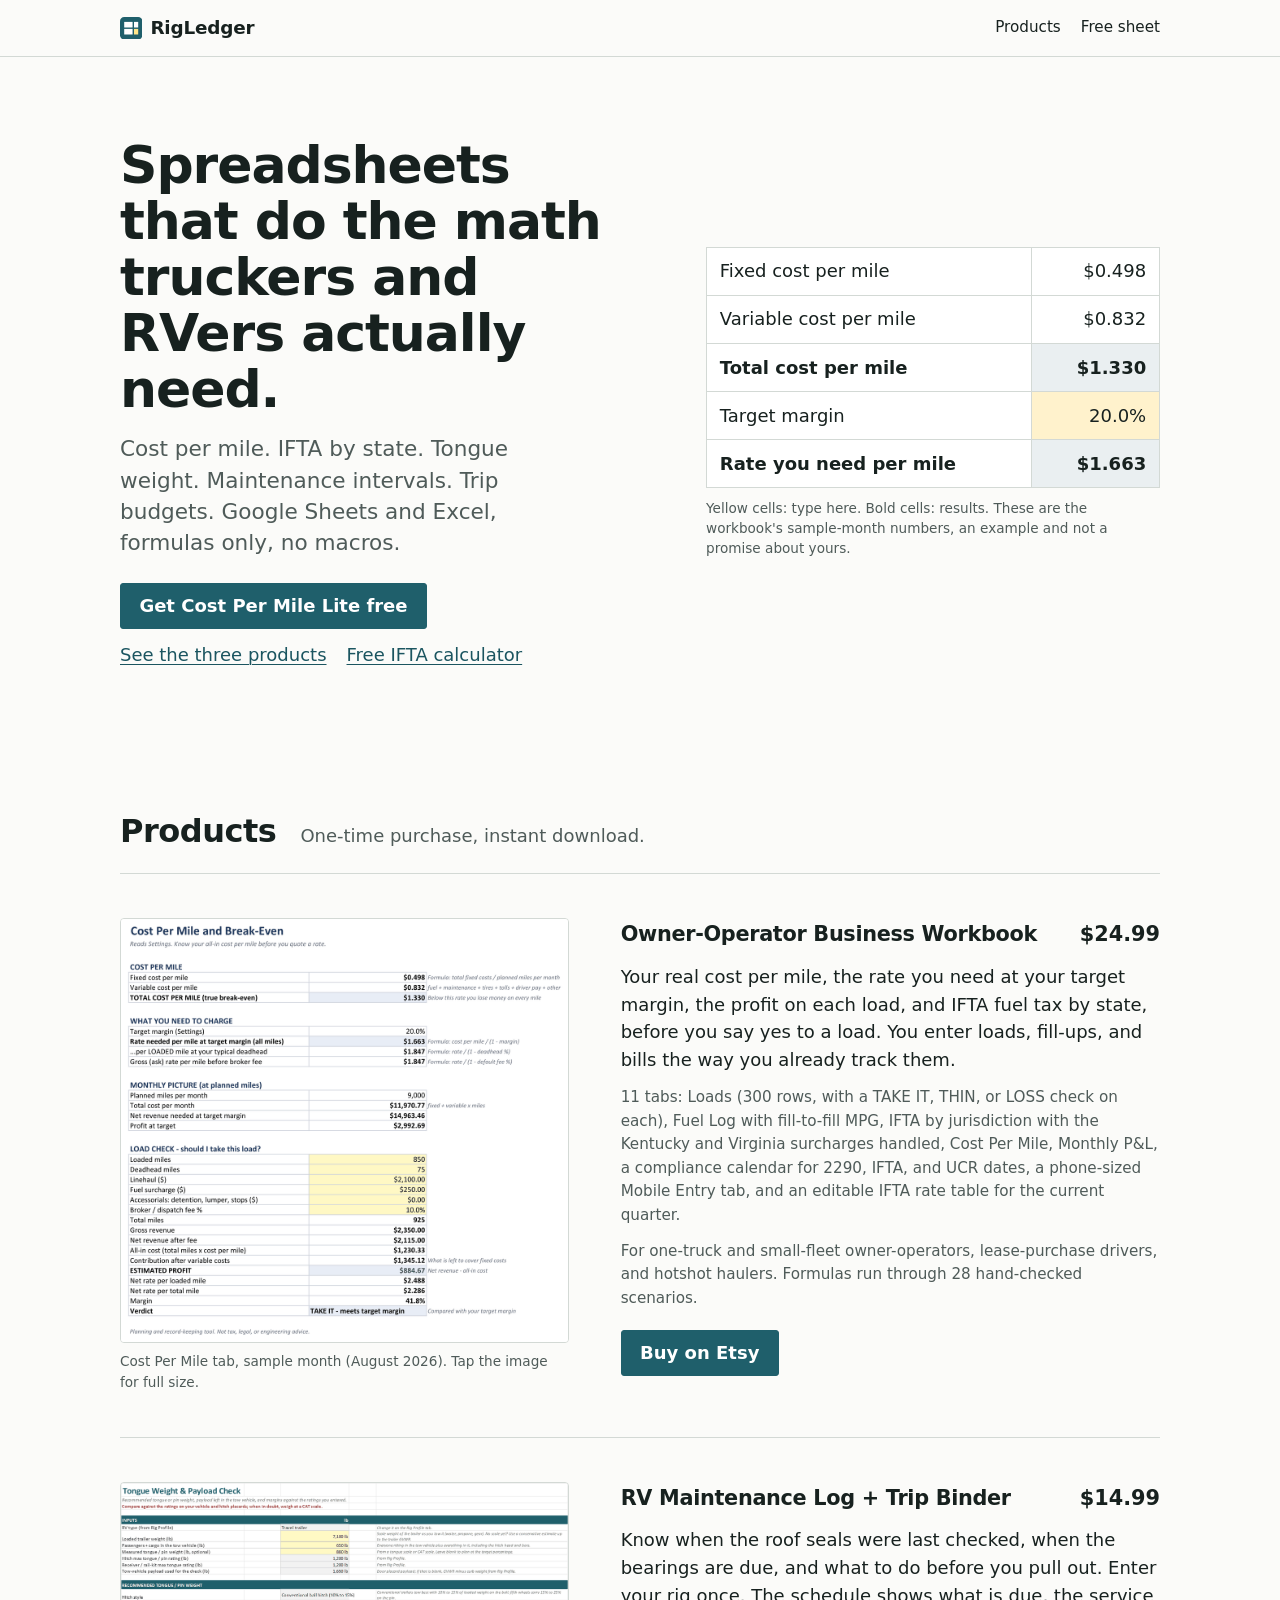
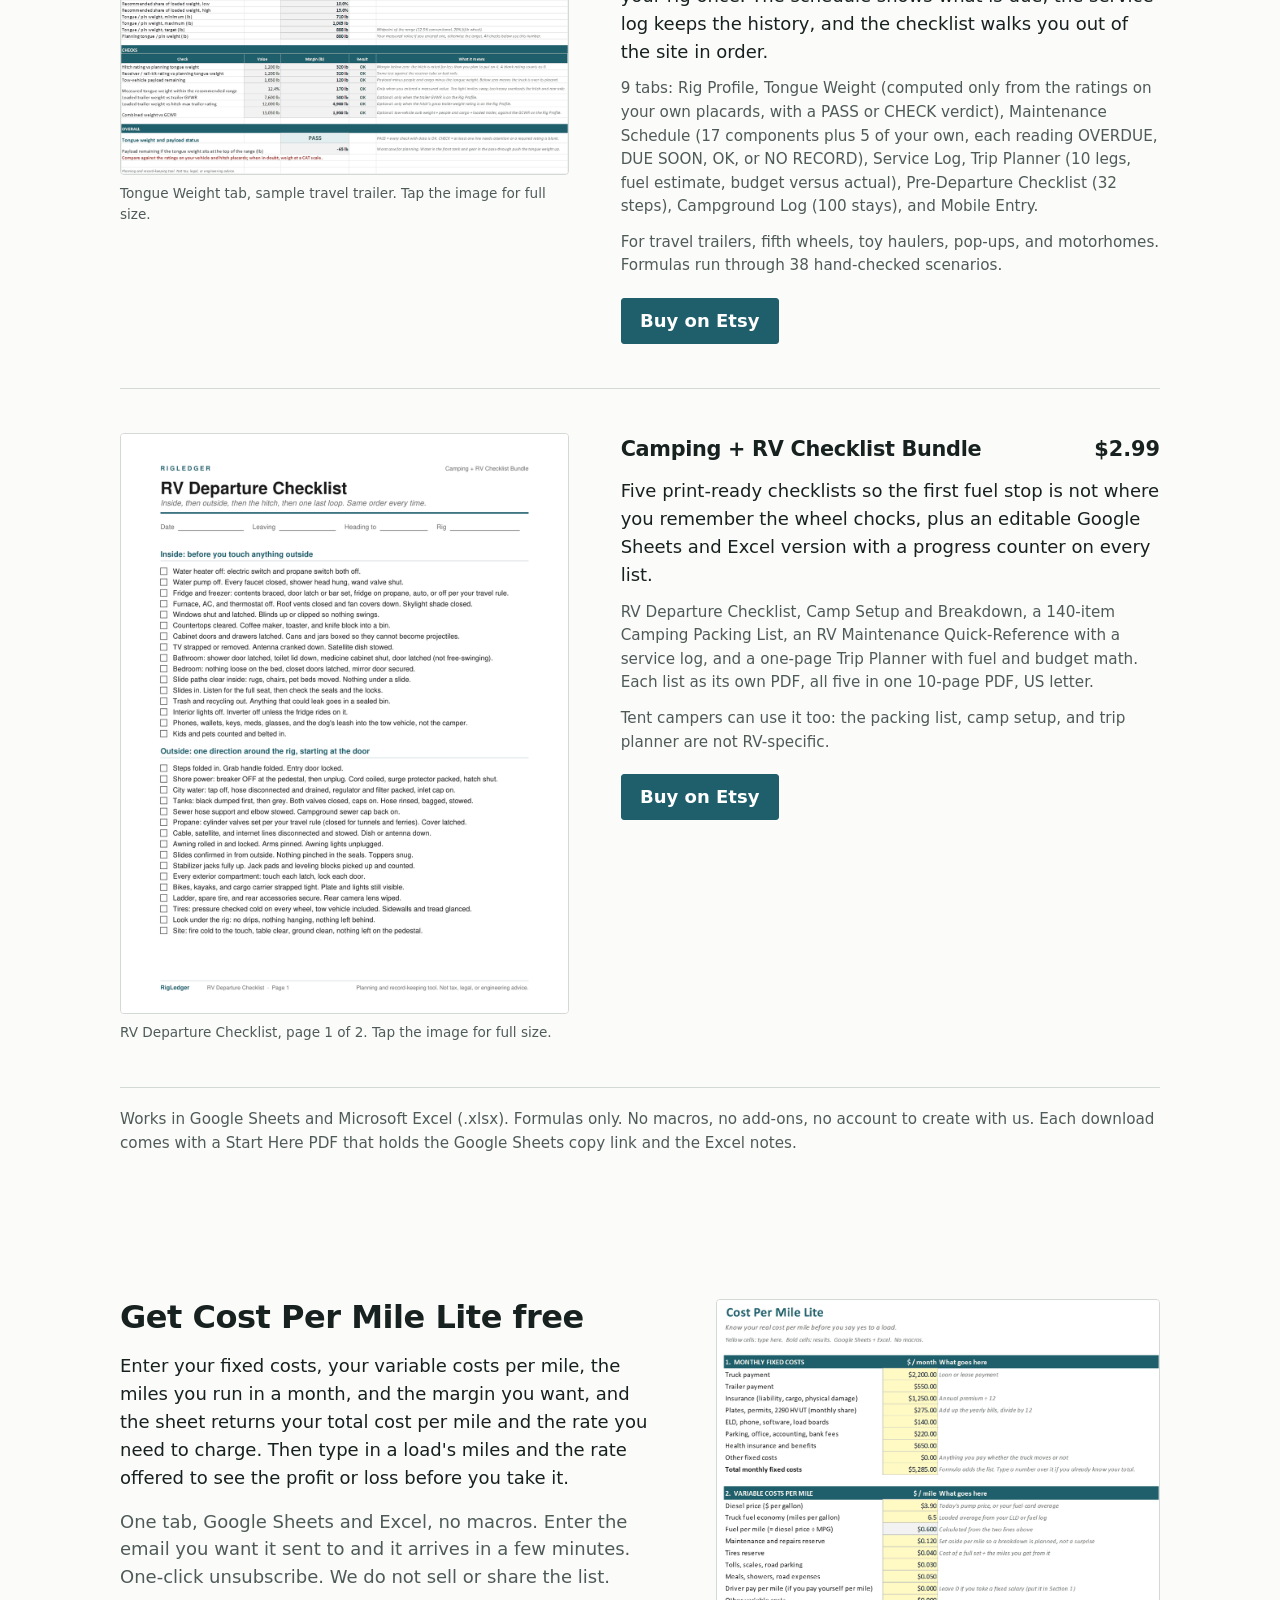
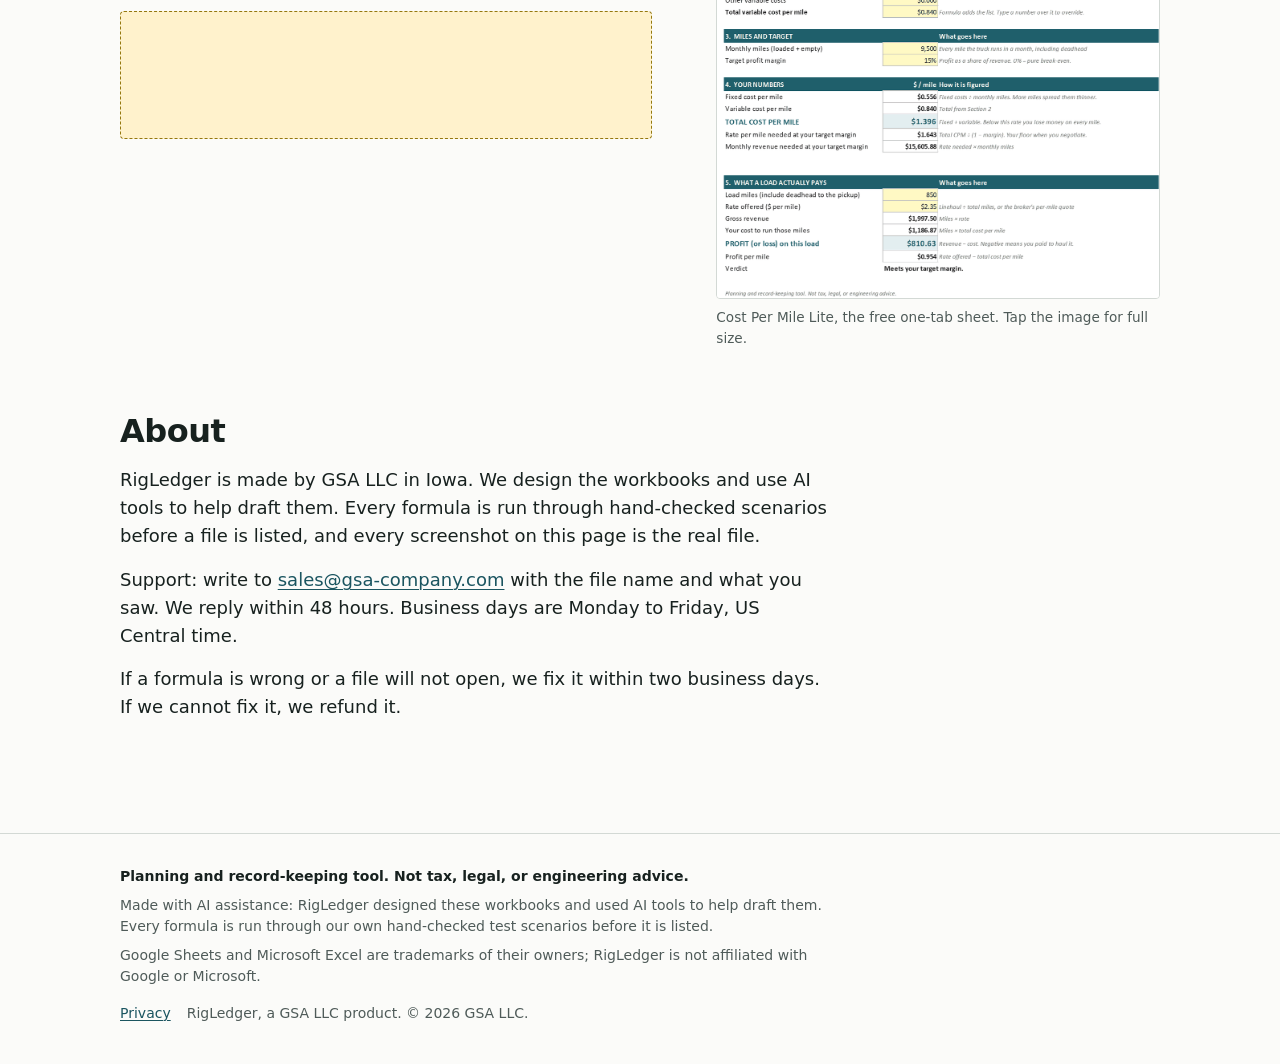
<file: index.html>
<!DOCTYPE html>
<html lang="en">
<head>
<meta charset="utf-8">
<meta name="viewport" content="width=device-width, initial-scale=1">
<meta name="color-scheme" content="light dark">
<title>RigLedger: spreadsheets for owner-operators and RV owners</title>
<meta name="description" content="Cost per mile, IFTA by state, tongue weight, maintenance intervals, and trip budgets. Working spreadsheets for Google Sheets and Excel. No macros.">
<link rel="canonical" href="https://rigledger.gsa-company.com/">
<meta name="p:domain_verify" content="d1fd3ffbdf07c7d5508a94c1024bf4f8"/>
<link rel="icon" href="/favicon.svg" type="image/svg+xml">
<link rel="stylesheet" href="/style.css">
<meta property="og:type" content="website">
<meta property="og:title" content="RigLedger: spreadsheets for owner-operators and RV owners">
<meta property="og:description" content="Cost per mile, IFTA by state, tongue weight, maintenance intervals, and trip budgets. Google Sheets and Excel. No macros.">
<meta property="og:url" content="https://rigledger.gsa-company.com/">
<meta property="og:image" content="https://rigledger.gsa-company.com/img/owner-operator-cost-per-mile.png">
<!--
  GUMROAD_URL placeholder: https://rigledger.gumroad.com
  It appears on the three "Buy on Gumroad" buttons below (each carries data-store="gumroad").
  Search and replace the URL once the Gumroad store exists. Per-product slugs from
  rigledger/gumroad/products.md, if you want deep links instead of the store root:
    /l/owner-operator-workbook   /l/rv-maintenance-binder   /l/camping-rv-checklists
-->
</head>
<body>
<a class="skip" href="#main">Skip to content</a>

<header class="site-head">
  <div class="wrap">
    <a class="wordmark" href="/">
      <svg viewBox="0 0 32 32" aria-hidden="true" focusable="false"><rect width="32" height="32" rx="6" fill="#1f5f6b"/><rect x="6" y="7" width="12" height="8" fill="#fff"/><rect x="20" y="7" width="6" height="8" fill="#fff"/><rect x="6" y="17" width="12" height="8" fill="#fff"/><rect x="20" y="17" width="6" height="8" fill="#ffe68a"/></svg>
      RigLedger
    </a>
    <nav class="site-nav" aria-label="Site">
      <a href="#products">Products</a>
      <a href="#free">Free sheet</a>
    </nav>
  </div>
</header>

<main id="main">

  <section class="hero">
    <div class="wrap">
      <div>
        <h1>Spreadsheets that do the math truckers and RVers actually need.</h1>
        <p class="hero-sub">Cost per mile. IFTA by state. Tongue weight. Maintenance intervals. Trip budgets. Google Sheets and Excel, formulas only, no macros.</p>
        <div class="hero-actions">
          <a class="btn btn-solid" href="#free">Get Cost Per Mile Lite free</a>
          <a href="#products">See the three products</a>
          <a href="/ifta-calculator">Free IFTA calculator</a>
        </div>
      </div>

      <table class="ledger">
        <caption>Yellow cells: type here. Bold cells: results. These are the workbook's sample-month numbers, an example and not a promise about yours.</caption>
        <tbody>
          <tr>
            <th scope="row">Fixed cost per mile</th>
            <td>$0.498</td>
          </tr>
          <tr>
            <th scope="row">Variable cost per mile</th>
            <td>$0.832</td>
          </tr>
          <tr class="key">
            <th scope="row">Total cost per mile</th>
            <td class="out">$1.330</td>
          </tr>
          <tr>
            <th scope="row">Target margin</th>
            <td class="in">20.0%</td>
          </tr>
          <tr class="key">
            <th scope="row">Rate you need per mile</th>
            <td class="out">$1.663</td>
          </tr>
        </tbody>
      </table>
    </div>
  </section>

  <section id="products" class="section products">
    <div class="wrap">
      <div class="section-head">
        <h2>Products</h2>
        <p>One-time purchase, instant download.</p>
      </div>

      <article class="product">
        <figure class="shot">
          <a href="/img/owner-operator-cost-per-mile.png"><img src="/img/owner-operator-cost-per-mile.png" width="1100" height="1038" alt="The Cost Per Mile tab of the Owner-Operator Business Workbook: fixed, variable, and total cost per mile, the rate needed at a 20 percent margin, and a load check that reads TAKE IT, meets target margin."></a>
          <figcaption>Cost Per Mile tab, sample month (August 2026). Tap the image for full size.</figcaption>
        </figure>
        <div>
          <div class="product-head">
            <h3>Owner-Operator Business Workbook</h3>
            <span class="price">$24.99</span>
          </div>
          <p>Your real cost per mile, the rate you need at your target margin, the profit on each load, and IFTA fuel tax by state, before you say yes to a load. You enter loads, fill-ups, and bills the way you already track them.</p>
          <p class="facts">11 tabs: Loads (300 rows, with a TAKE IT, THIN, or LOSS check on each), Fuel Log with fill-to-fill MPG, IFTA by jurisdiction with the Kentucky and Virginia surcharges handled, Cost Per Mile, Monthly P&amp;L, a compliance calendar for 2290, IFTA, and UCR dates, a phone-sized Mobile Entry tab, and an editable IFTA rate table for the current quarter.</p>
          <p class="facts">For one-truck and small-fleet owner-operators, lease-purchase drivers, and hotshot haulers. Formulas run through 28 hand-checked scenarios.</p>
          <div class="buy">
            <a class="btn btn-solid" href="https://rigledger.etsy.com/listing/4570747804">Buy on Etsy</a>
            <!-- GUMROAD BUTTON, hidden until the store exists (funnel-review P0-2): <a class="btn btn-line" data-store="gumroad" href="https://rigledger.gumroad.com">Buy on Gumroad</a> -->
          </div>
        </div>
      </article>

      <article class="product">
        <figure class="shot">
          <a href="/img/rv-binder-tongue-weight.png"><img src="/img/rv-binder-tongue-weight.png" width="1100" height="717" loading="lazy" alt="The Tongue Weight and Payload Check tab of the RV Maintenance Log and Trip Binder: loaded trailer weight and passengers in, recommended tongue range, margins against hitch and receiver ratings, payload remaining, and an overall PASS."></a>
          <figcaption>Tongue Weight tab, sample travel trailer. Tap the image for full size.</figcaption>
        </figure>
        <div>
          <div class="product-head">
            <h3>RV Maintenance Log + Trip Binder</h3>
            <span class="price">$14.99</span>
          </div>
          <p>Know when the roof seals were last checked, when the bearings are due, and what to do before you pull out. Enter your rig once. The schedule shows what is due, the service log keeps the history, and the checklist walks you out of the site in order.</p>
          <p class="facts">9 tabs: Rig Profile, Tongue Weight (computed only from the ratings on your own placards, with a PASS or CHECK verdict), Maintenance Schedule (17 components plus 5 of your own, each reading OVERDUE, DUE SOON, OK, or NO RECORD), Service Log, Trip Planner (10 legs, fuel estimate, budget versus actual), Pre-Departure Checklist (32 steps), Campground Log (100 stays), and Mobile Entry.</p>
          <p class="facts">For travel trailers, fifth wheels, toy haulers, pop-ups, and motorhomes. Formulas run through 38 hand-checked scenarios.</p>
          <div class="buy">
            <a class="btn btn-solid" href="https://rigledger.etsy.com/listing/4570749550">Buy on Etsy</a>
            <!-- GUMROAD BUTTON, hidden until the store exists (funnel-review P0-2): <a class="btn btn-line" data-store="gumroad" href="https://rigledger.gumroad.com">Buy on Gumroad</a> -->
          </div>
        </div>
      </article>

      <article class="product">
        <figure class="shot">
          <a href="/img/checklist-bundle-departure.png"><img src="/img/checklist-bundle-departure.png" width="1100" height="1424" loading="lazy" alt="Page one of the printable RV Departure Checklist: inside steps before you touch anything outside, then outside steps in one direction around the rig, each with a check box."></a>
          <figcaption>RV Departure Checklist, page 1 of 2. Tap the image for full size.</figcaption>
        </figure>
        <div>
          <div class="product-head">
            <h3>Camping + RV Checklist Bundle</h3>
            <span class="price">$2.99</span>
          </div>
          <p>Five print-ready checklists so the first fuel stop is not where you remember the wheel chocks, plus an editable Google Sheets and Excel version with a progress counter on every list.</p>
          <p class="facts">RV Departure Checklist, Camp Setup and Breakdown, a 140-item Camping Packing List, an RV Maintenance Quick-Reference with a service log, and a one-page Trip Planner with fuel and budget math. Each list as its own PDF, all five in one 10-page PDF, US letter.</p>
          <p class="facts">Tent campers can use it too: the packing list, camp setup, and trip planner are not RV-specific.</p>
          <div class="buy">
            <a class="btn btn-solid" href="https://rigledger.etsy.com/listing/4570734687">Buy on Etsy</a>
            <!-- GUMROAD BUTTON, hidden until the store exists (funnel-review P0-2): <a class="btn btn-line" data-store="gumroad" href="https://rigledger.gumroad.com">Buy on Gumroad</a> -->
          </div>
        </div>
      </article>

      <p class="facts" style="margin-top:1.25rem">Works in Google Sheets and Microsoft Excel (.xlsx). Formulas only. No macros, no add-ons, no account to create with us. Each download comes with a Start Here PDF that holds the Google Sheets copy link and the Excel notes.</p>
    </div>
  </section>

  <section id="free" class="section free">
    <div class="wrap">
      <div>
        <h2>Get Cost Per Mile Lite free</h2>
        <p class="measure">Enter your fixed costs, your variable costs per mile, the miles you run in a month, and the margin you want, and the sheet returns your total cost per mile and the rate you need to charge. Then type in a load's miles and the rate offered to see the profit or loss before you take it.</p>
        <p class="measure muted">One tab, Google Sheets and Excel, no macros. Enter the email you want it sent to and it arrives in a few minutes. One-click unsubscribe. We do not sell or share the list.</p>

        <div class="signup" id="cpm-lite-form">
          <script async data-uid="8ba13ae987" src="https://rigledger.kit.com/8ba13ae987/index.js"></script>
        </div>
      </div>

      <figure class="shot">
        <a href="/img/cost-per-mile-lite.png"><img src="/img/cost-per-mile-lite.png" width="1100" height="1489" loading="lazy" alt="The Cost Per Mile Lite sheet: monthly fixed costs, variable costs per mile, miles and target margin, then your numbers and a load check with a plain verdict."></a>
        <figcaption>Cost Per Mile Lite, the free one-tab sheet. Tap the image for full size.</figcaption>
      </figure>
    </div>
  </section>

  <section id="about" class="section about">
    <div class="wrap">
      <h2>About</h2>
      <div class="measure">
        <p>RigLedger is made by GSA LLC in Iowa. We design the workbooks and use AI tools to help draft them. Every formula is run through hand-checked scenarios before a file is listed, and every screenshot on this page is the real file.</p>
        <p>Support: write to <a href="mailto:sales@gsa-company.com">sales@gsa-company.com</a> with the file name and what you saw. We reply within 48 hours. Business days are Monday to Friday, US Central time.</p>
        <p>If a formula is wrong or a file will not open, we fix it within two business days. If we cannot fix it, we refund it.</p>
      </div>
    </div>
  </section>

</main>

<footer class="site-foot">
  <div class="wrap">
    <p class="legal">Planning and record-keeping tool. Not tax, legal, or engineering advice.</p>
    <p>Made with AI assistance: RigLedger designed these workbooks and used AI tools to help draft them. Every formula is run through our own hand-checked test scenarios before it is listed.</p>
    <p>Google Sheets and Microsoft Excel are trademarks of their owners; RigLedger is not affiliated with Google or Microsoft.</p>
    <nav aria-label="Legal">
      <a href="/privacy">Privacy</a>
      <span>RigLedger, a GSA LLC product. &copy; 2026 GSA LLC.</span>
    </nav>
  </div>
</footer>
</body>
</html>
</file>
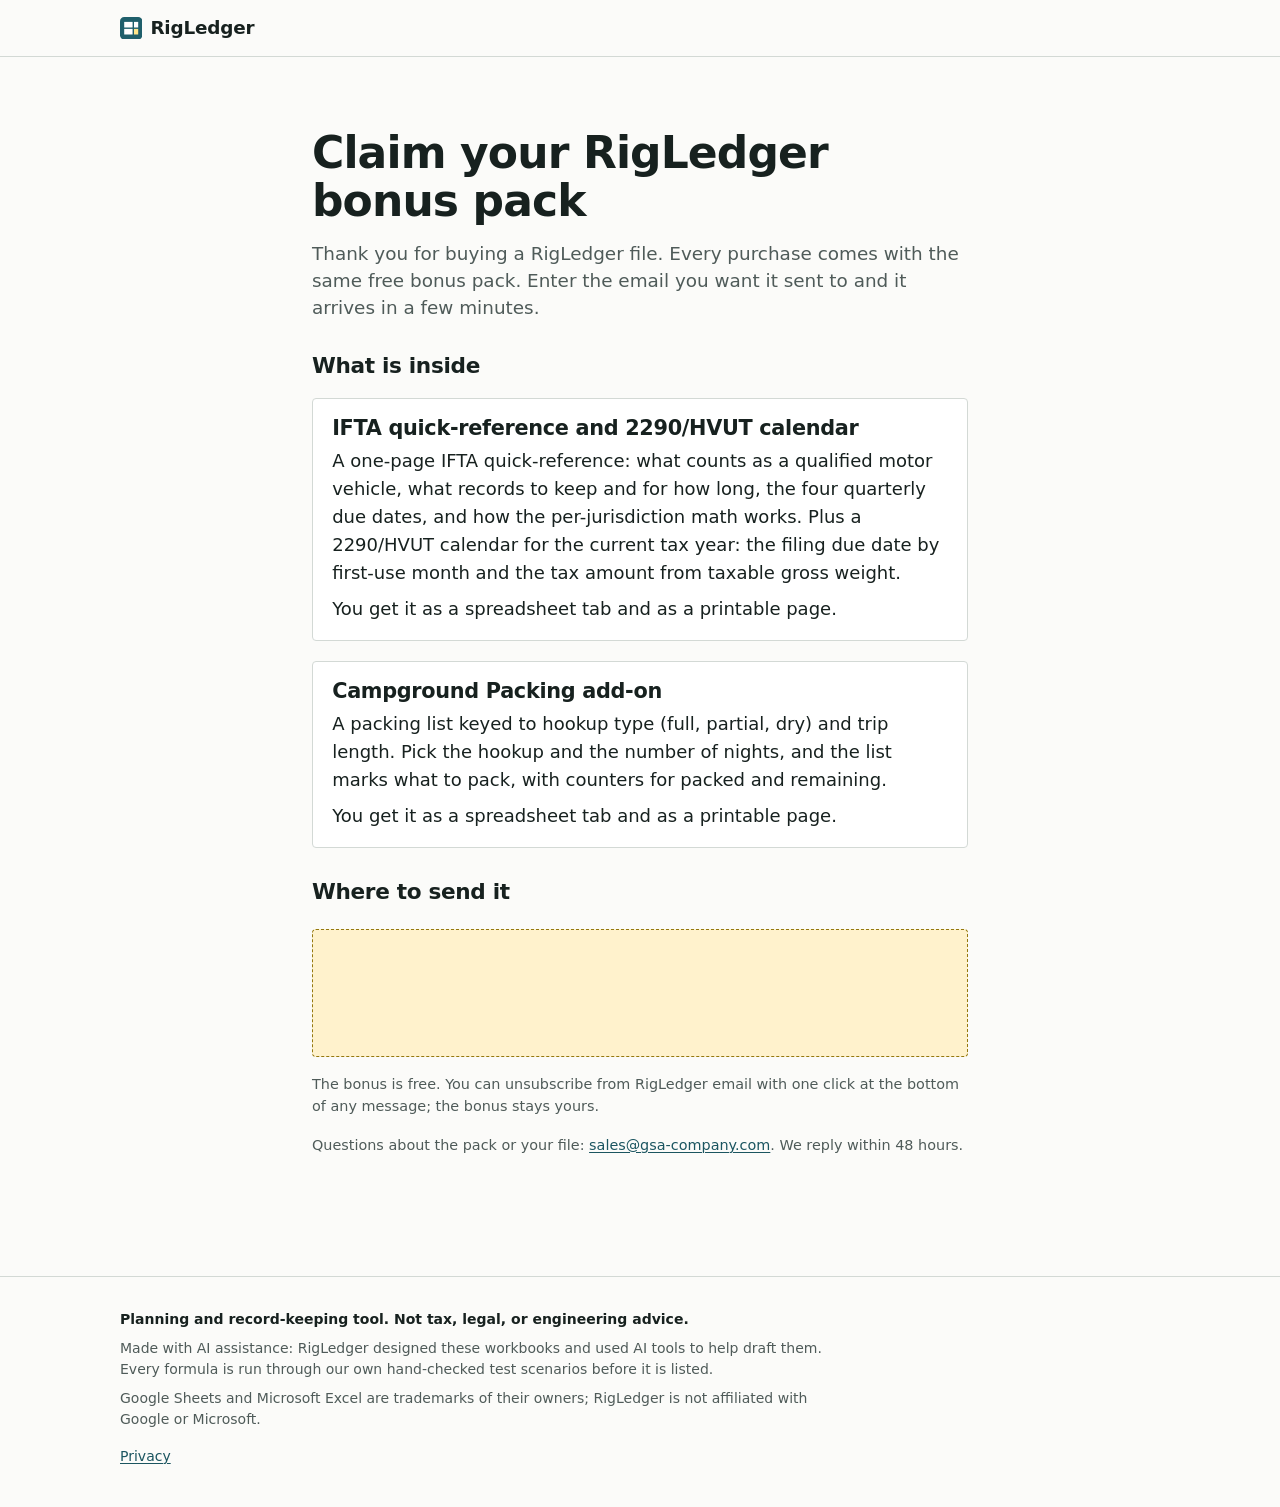
<file: bonus.html>
<!DOCTYPE html>
<html lang="en">
<head>
<meta charset="utf-8">
<meta name="viewport" content="width=device-width, initial-scale=1">
<meta name="color-scheme" content="light dark">
<title>Claim your RigLedger bonus pack</title>
<meta name="description" content="The free bonus pack that comes with every RigLedger file: an IFTA quick-reference with the 2290/HVUT calendar, and the Campground Packing add-on.">
<meta name="robots" content="noindex">
<link rel="canonical" href="https://rigledger.gsa-company.com/bonus">
<link rel="icon" href="/favicon.svg" type="image/svg+xml">
<link rel="stylesheet" href="/style.css">
<!--
  Etsy policy guard: this page carries NO store links, prices, or buy buttons.
  Buyers reach it from the last page of a purchased file. Keep it that way.
-->
</head>
<body>
<a class="skip" href="#main">Skip to content</a>

<header class="site-head">
  <div class="wrap">
    <span class="wordmark">
      <svg viewBox="0 0 32 32" aria-hidden="true" focusable="false"><rect width="32" height="32" rx="6" fill="#1f5f6b"/><rect x="6" y="7" width="12" height="8" fill="#fff"/><rect x="20" y="7" width="6" height="8" fill="#fff"/><rect x="6" y="17" width="12" height="8" fill="#fff"/><rect x="20" y="17" width="6" height="8" fill="#ffe68a"/></svg>
      RigLedger
    </span>
  </div>
</header>

<main id="main" class="page">
  <div class="wrap">
    <h1>Claim your RigLedger bonus pack</h1>
    <p class="lede">Thank you for buying a RigLedger file. Every purchase comes with the same free bonus pack. Enter the email you want it sent to and it arrives in a few minutes.</p>

    <h2>What is inside</h2>
    <ul class="pack">
      <li>
        <h3>IFTA quick-reference and 2290/HVUT calendar</h3>
        <p>A one-page IFTA quick-reference: what counts as a qualified motor vehicle, what records to keep and for how long, the four quarterly due dates, and how the per-jurisdiction math works. Plus a 2290/HVUT calendar for the current tax year: the filing due date by first-use month and the tax amount from taxable gross weight.</p>
        <p>You get it as a spreadsheet tab and as a printable page.</p>
      </li>
      <li>
        <h3>Campground Packing add-on</h3>
        <p>A packing list keyed to hookup type (full, partial, dry) and trip length. Pick the hookup and the number of nights, and the list marks what to pack, with counters for packed and remaining.</p>
        <p>You get it as a spreadsheet tab and as a printable page.</p>
      </li>
    </ul>

    <h2>Where to send it</h2>
    <div class="signup" id="bonus-form">
      <script async data-uid="3ccb26101b" src="https://rigledger.kit.com/3ccb26101b/index.js"></script>
    </div>

    <p class="small muted" style="margin-top:1rem">The bonus is free. You can unsubscribe from RigLedger email with one click at the bottom of any message; the bonus stays yours.</p>

    <p class="small muted">Questions about the pack or your file: <a href="mailto:sales@gsa-company.com">sales@gsa-company.com</a>. We reply within 48 hours.</p>
  </div>
</main>

<footer class="site-foot">
  <div class="wrap">
    <p class="legal">Planning and record-keeping tool. Not tax, legal, or engineering advice.</p>
    <p>Made with AI assistance: RigLedger designed these workbooks and used AI tools to help draft them. Every formula is run through our own hand-checked test scenarios before it is listed.</p>
    <p>Google Sheets and Microsoft Excel are trademarks of their owners; RigLedger is not affiliated with Google or Microsoft.</p>
    <nav aria-label="Legal">
      <a href="/privacy">Privacy</a>
    </nav>
  </div>
</footer>
</body>
</html>
</file>
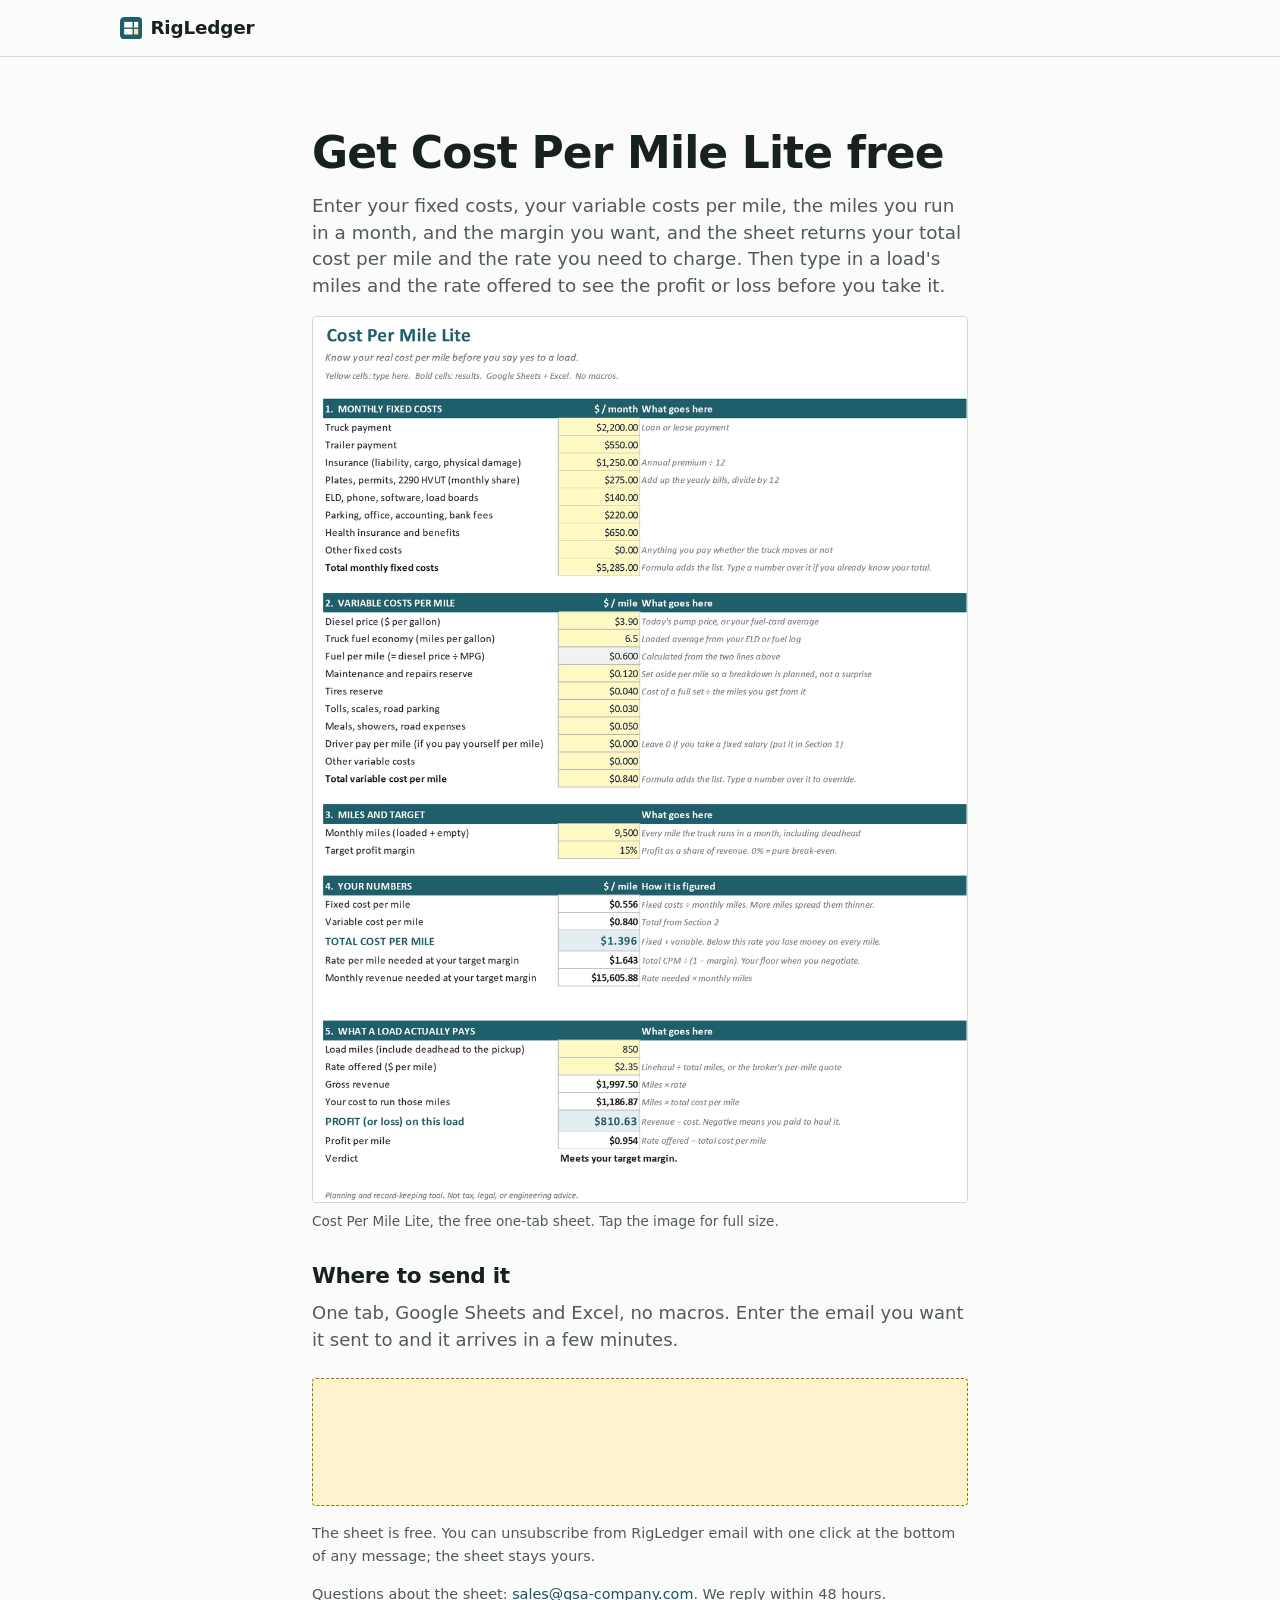
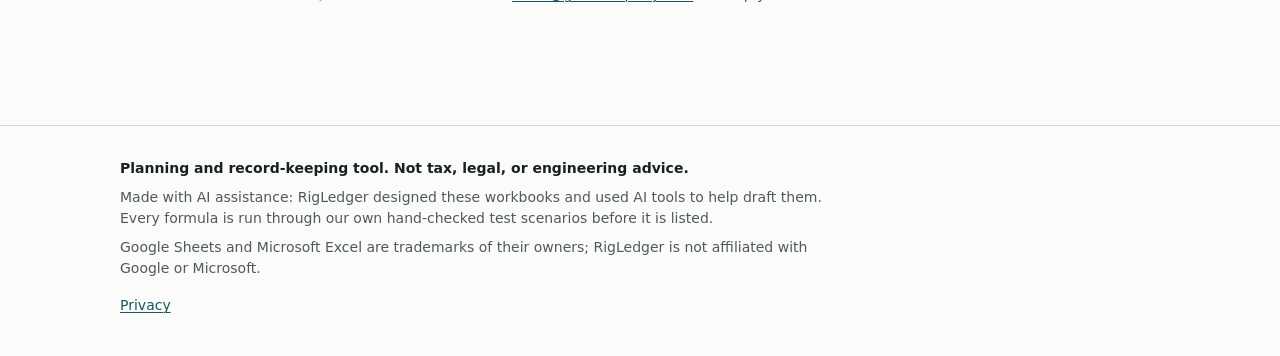
<file: free.html>
<!DOCTYPE html>
<html lang="en">
<head>
<meta charset="utf-8">
<meta name="viewport" content="width=device-width, initial-scale=1">
<meta name="color-scheme" content="light dark">
<title>Free Cost Per Mile spreadsheet for owner-operators | RigLedger</title>
<meta name="description" content="Cost Per Mile Lite is a free one-tab Google Sheets and Excel spreadsheet that turns your fixed costs, variable costs, monthly miles, and target margin into your total cost per mile, the rate to charge, and a load check.">
<link rel="canonical" href="https://rigledger.gsa-company.com/free">
<link rel="icon" href="/favicon.svg" type="image/svg+xml">
<link rel="stylesheet" href="/style.css">
<!--
  Marketplace off-site policy guard: this page carries NO store links, prices, or purchase buttons.
  Truckers reach it from YouTube, Pinterest, and Reddit links. Keep it that way.
-->
</head>
<body>
<a class="skip" href="#main">Skip to content</a>

<header class="site-head">
  <div class="wrap">
    <span class="wordmark">
      <svg viewBox="0 0 32 32" aria-hidden="true" focusable="false"><rect width="32" height="32" rx="6" fill="#1f5f6b"/><rect x="6" y="7" width="12" height="8" fill="#fff"/><rect x="20" y="7" width="6" height="8" fill="#fff"/><rect x="6" y="17" width="12" height="8" fill="#fff"/><rect x="20" y="17" width="6" height="8" fill="#ffe68a"/></svg>
      RigLedger
    </span>
  </div>
</header>

<main id="main" class="page">
  <div class="wrap">
    <h1>Get Cost Per Mile Lite free</h1>
    <p class="lede">Enter your fixed costs, your variable costs per mile, the miles you run in a month, and the margin you want, and the sheet returns your total cost per mile and the rate you need to charge. Then type in a load's miles and the rate offered to see the profit or loss before you take it.</p>

    <figure class="shot">
      <a href="/img/cost-per-mile-lite.png"><img src="/img/cost-per-mile-lite.png" width="1100" height="1489" loading="lazy" alt="The Cost Per Mile Lite sheet: monthly fixed costs, variable costs per mile, miles and target margin, then your numbers and a load check with a plain verdict."></a>
      <figcaption>Cost Per Mile Lite, the free one-tab sheet. Tap the image for full size.</figcaption>
    </figure>

    <h2>Where to send it</h2>
    <p class="muted">One tab, Google Sheets and Excel, no macros. Enter the email you want it sent to and it arrives in a few minutes.</p>
    <div class="signup" id="cpm-lite-form">
      <script async data-uid="8ba13ae987" src="https://rigledger.kit.com/8ba13ae987/index.js"></script>
    </div>

    <p class="small muted" style="margin-top:1rem">The sheet is free. You can unsubscribe from RigLedger email with one click at the bottom of any message; the sheet stays yours.</p>

    <p class="small muted">Questions about the sheet: <a href="mailto:sales@gsa-company.com">sales@gsa-company.com</a>. We reply within 48 hours.</p>
  </div>
</main>

<footer class="site-foot">
  <div class="wrap">
    <p class="legal">Planning and record-keeping tool. Not tax, legal, or engineering advice.</p>
    <p>Made with AI assistance: RigLedger designed these workbooks and used AI tools to help draft them. Every formula is run through our own hand-checked test scenarios before it is listed.</p>
    <p>Google Sheets and Microsoft Excel are trademarks of their owners; RigLedger is not affiliated with Google or Microsoft.</p>
    <nav aria-label="Legal">
      <a href="/privacy">Privacy</a>
    </nav>
  </div>
</footer>
</body>
</html>
</file>
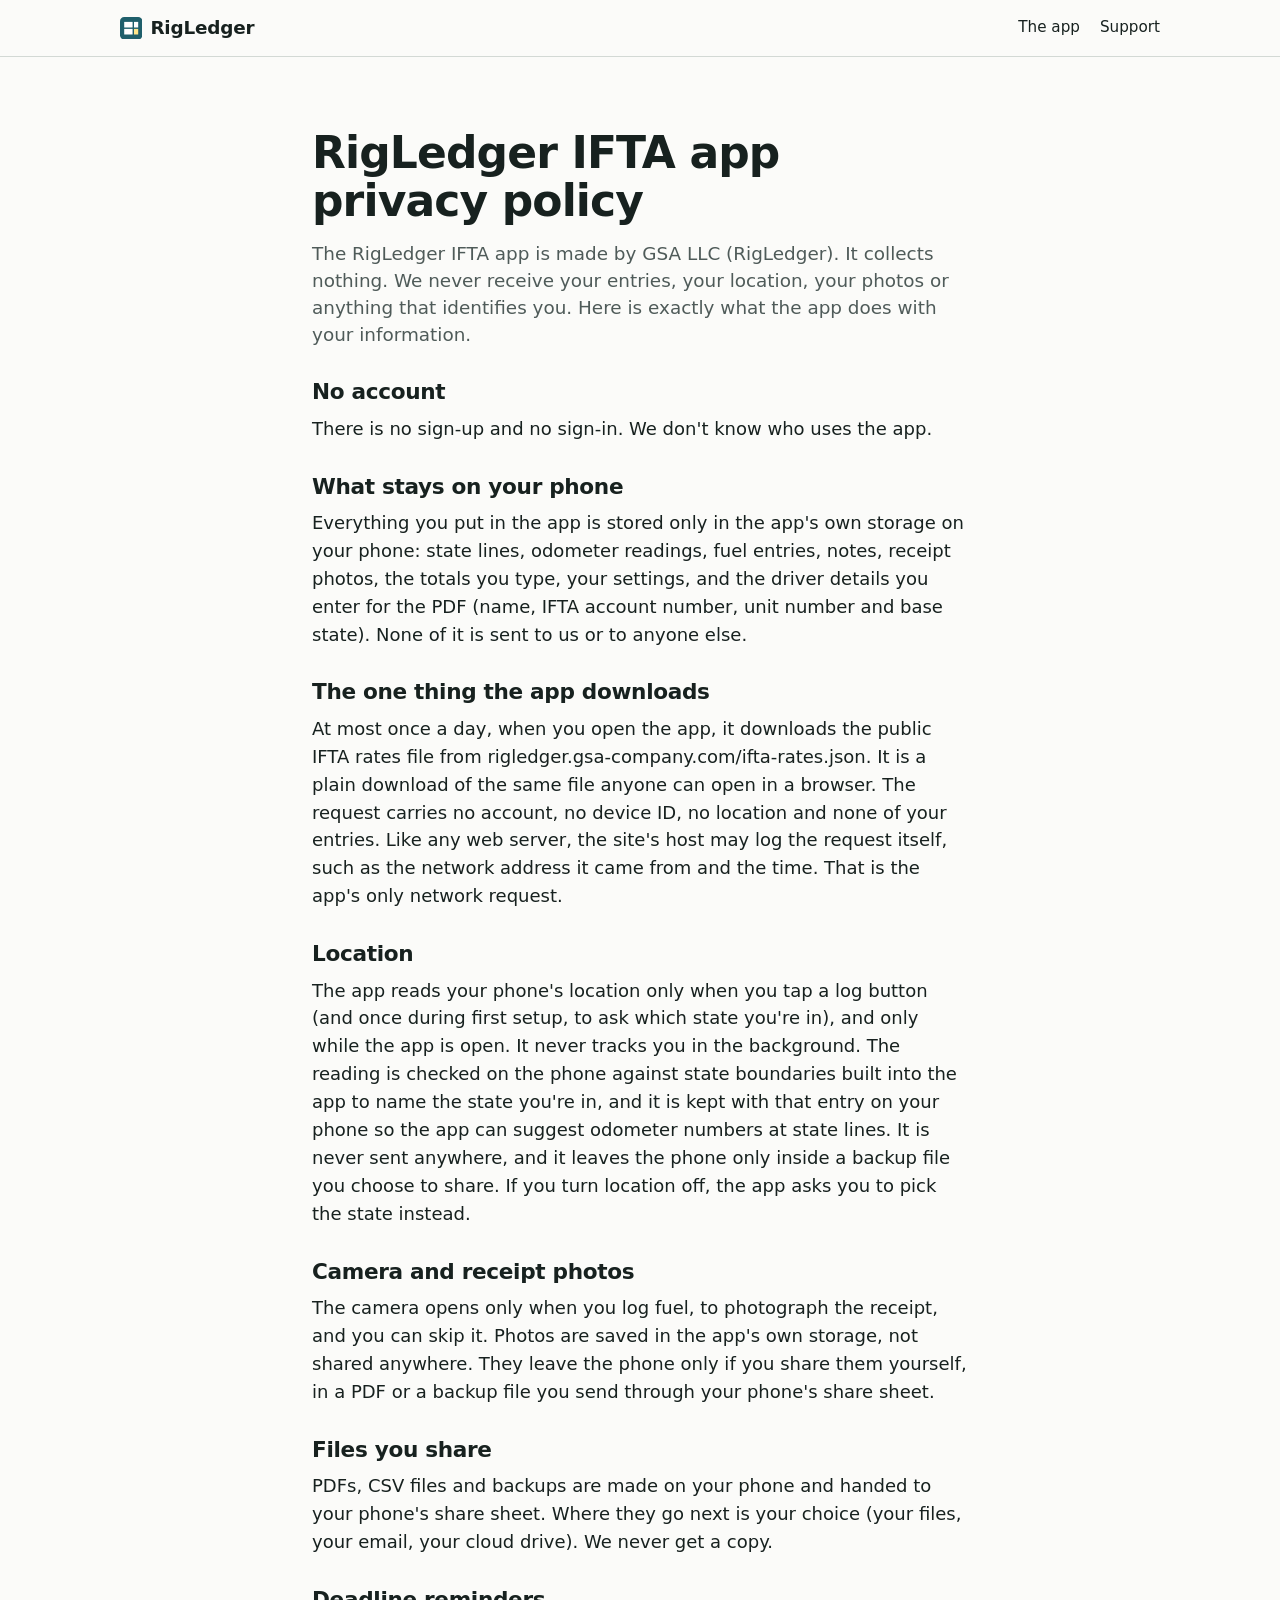
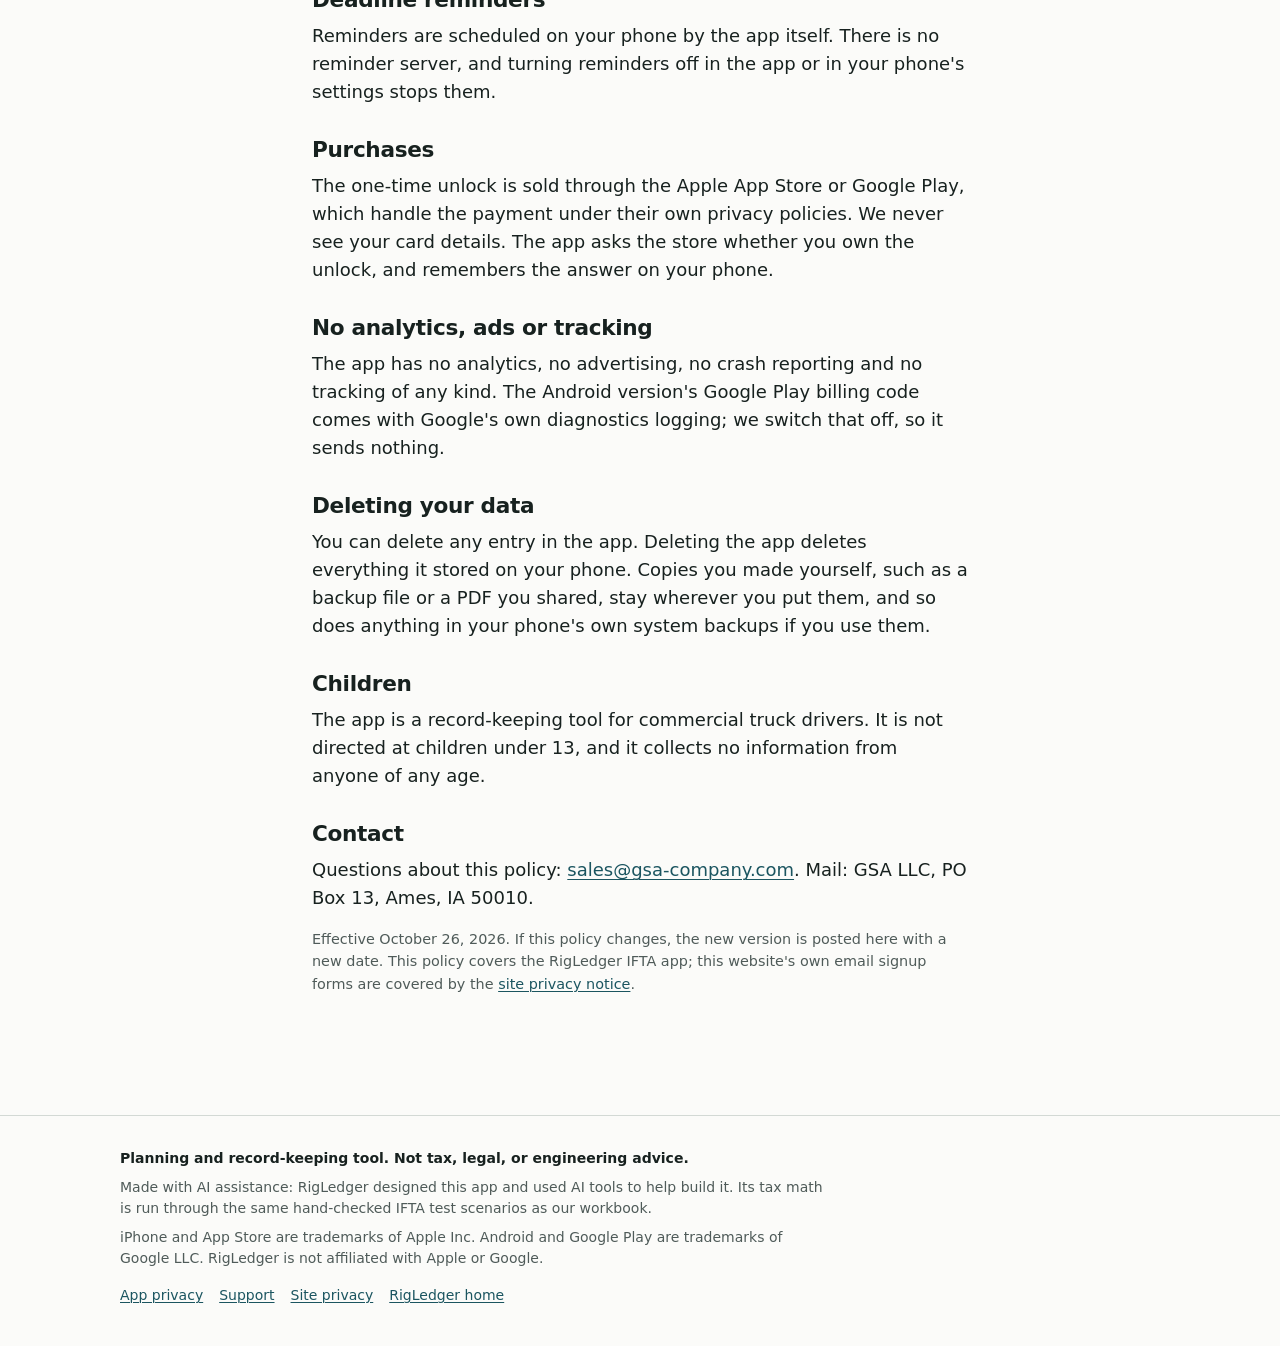
<file: ifta-app-privacy.html>
<!DOCTYPE html>
<html lang="en">
<head>
<meta charset="utf-8">
<meta name="viewport" content="width=device-width, initial-scale=1">
<meta name="color-scheme" content="light dark">
<title>RigLedger IFTA app privacy policy</title>
<meta name="description" content="The RigLedger IFTA app collects nothing. No account, no analytics, no ads. Your entries, photos and settings stay on your phone; the app's one download is the public IFTA rates file.">
<link rel="canonical" href="https://rigledger.gsa-company.com/ifta-app-privacy">
<link rel="icon" href="/favicon.svg" type="image/svg+xml">
<link rel="stylesheet" href="/style.css">
<!--
  This policy backs the store answers (Apple App Privacy "Data Not Collected", Google Data safety "no data
  collected"). If the app ever adds a network call, an SDK or a new permission, this page changes first.
-->
</head>
<body>
<a class="skip" href="#main">Skip to content</a>

<header class="site-head">
  <div class="wrap">
    <a class="wordmark" href="/">
      <svg viewBox="0 0 32 32" aria-hidden="true" focusable="false"><rect width="32" height="32" rx="6" fill="#1f5f6b"/><rect x="6" y="7" width="12" height="8" fill="#fff"/><rect x="20" y="7" width="6" height="8" fill="#fff"/><rect x="6" y="17" width="12" height="8" fill="#fff"/><rect x="20" y="17" width="6" height="8" fill="#ffe68a"/></svg>
      RigLedger
    </a>
    <nav class="site-nav" aria-label="App">
      <a href="/ifta-app">The app</a>
      <a href="/support">Support</a>
    </nav>
  </div>
</header>

<main id="main" class="page">
  <div class="wrap">
    <h1>RigLedger IFTA app privacy policy</h1>
    <p class="lede">The RigLedger IFTA app is made by GSA LLC (RigLedger). It collects nothing. We never receive your entries, your location, your photos or anything that identifies you. Here is exactly what the app does with your information.</p>

    <h2>No account</h2>
    <p>There is no sign-up and no sign-in. We don't know who uses the app.</p>

    <h2>What stays on your phone</h2>
    <p>Everything you put in the app is stored only in the app's own storage on your phone: state lines, odometer readings, fuel entries, notes, receipt photos, the totals you type, your settings, and the driver details you enter for the PDF (name, IFTA account number, unit number and base state). None of it is sent to us or to anyone else.</p>

    <h2>The one thing the app downloads</h2>
    <p>At most once a day, when you open the app, it downloads the public IFTA rates file from rigledger.gsa-company.com<wbr>/ifta-rates.json. It is a plain download of the same file anyone can open in a browser. The request carries no account, no device ID, no location and none of your entries. Like any web server, the site's host may log the request itself, such as the network address it came from and the time. That is the app's only network request.</p>

    <h2>Location</h2>
    <p>The app reads your phone's location only when you tap a log button (and once during first setup, to ask which state you're in), and only while the app is open. It never tracks you in the background. The reading is checked on the phone against state boundaries built into the app to name the state you're in, and it is kept with that entry on your phone so the app can suggest odometer numbers at state lines. It is never sent anywhere, and it leaves the phone only inside a backup file you choose to share. If you turn location off, the app asks you to pick the state instead.</p>

    <h2>Camera and receipt photos</h2>
    <p>The camera opens only when you log fuel, to photograph the receipt, and you can skip it. Photos are saved in the app's own storage, not shared anywhere. They leave the phone only if you share them yourself, in a PDF or a backup file you send through your phone's share sheet.</p>

    <h2>Files you share</h2>
    <p>PDFs, CSV files and backups are made on your phone and handed to your phone's share sheet. Where they go next is your choice (your files, your email, your cloud drive). We never get a copy.</p>

    <h2>Deadline reminders</h2>
    <p>Reminders are scheduled on your phone by the app itself. There is no reminder server, and turning reminders off in the app or in your phone's settings stops them.</p>

    <h2>Purchases</h2>
    <p>The one-time unlock is sold through the Apple App Store or Google Play, which handle the payment under their own privacy policies. We never see your card details. The app asks the store whether you own the unlock, and remembers the answer on your phone.</p>

    <h2>No analytics, ads or tracking</h2>
    <p>The app has no analytics, no advertising, no crash reporting and no tracking of any kind. The Android version's Google Play billing code comes with Google's own diagnostics logging; we switch that off, so it sends nothing.</p>

    <h2>Deleting your data</h2>
    <p>You can delete any entry in the app. Deleting the app deletes everything it stored on your phone. Copies you made yourself, such as a backup file or a PDF you shared, stay wherever you put them, and so does anything in your phone's own system backups if you use them.</p>

    <h2>Children</h2>
    <p>The app is a record-keeping tool for commercial truck drivers. It is not directed at children under 13, and it collects no information from anyone of any age.</p>

    <h2>Contact</h2>
    <p>Questions about this policy: <a href="mailto:sales@gsa-company.com">sales@gsa-company.com</a>. Mail: GSA LLC, PO Box 13, Ames, IA 50010.</p>

    <p class="small muted">Effective October 26, 2026. If this policy changes, the new version is posted here with a new date. This policy covers the RigLedger IFTA app; this website's own email signup forms are covered by the <a href="/privacy">site privacy notice</a>.</p>
  </div>
</main>

<footer class="site-foot">
  <div class="wrap">
    <p class="legal">Planning and record-keeping tool. Not tax, legal, or engineering advice.</p>
    <p>Made with AI assistance: RigLedger designed this app and used AI tools to help build it. Its tax math is run through the same hand-checked IFTA test scenarios as our workbook.</p>
    <p>iPhone and App Store are trademarks of Apple Inc. Android and Google Play are trademarks of Google LLC. RigLedger is not affiliated with Apple or Google.</p>
    <nav aria-label="Legal">
      <a href="/ifta-app-privacy">App privacy</a>
      <a href="/support">Support</a>
      <a href="/privacy">Site privacy</a>
      <a href="/">RigLedger home</a>
    </nav>
  </div>
</footer>
</body>
</html>
</file>
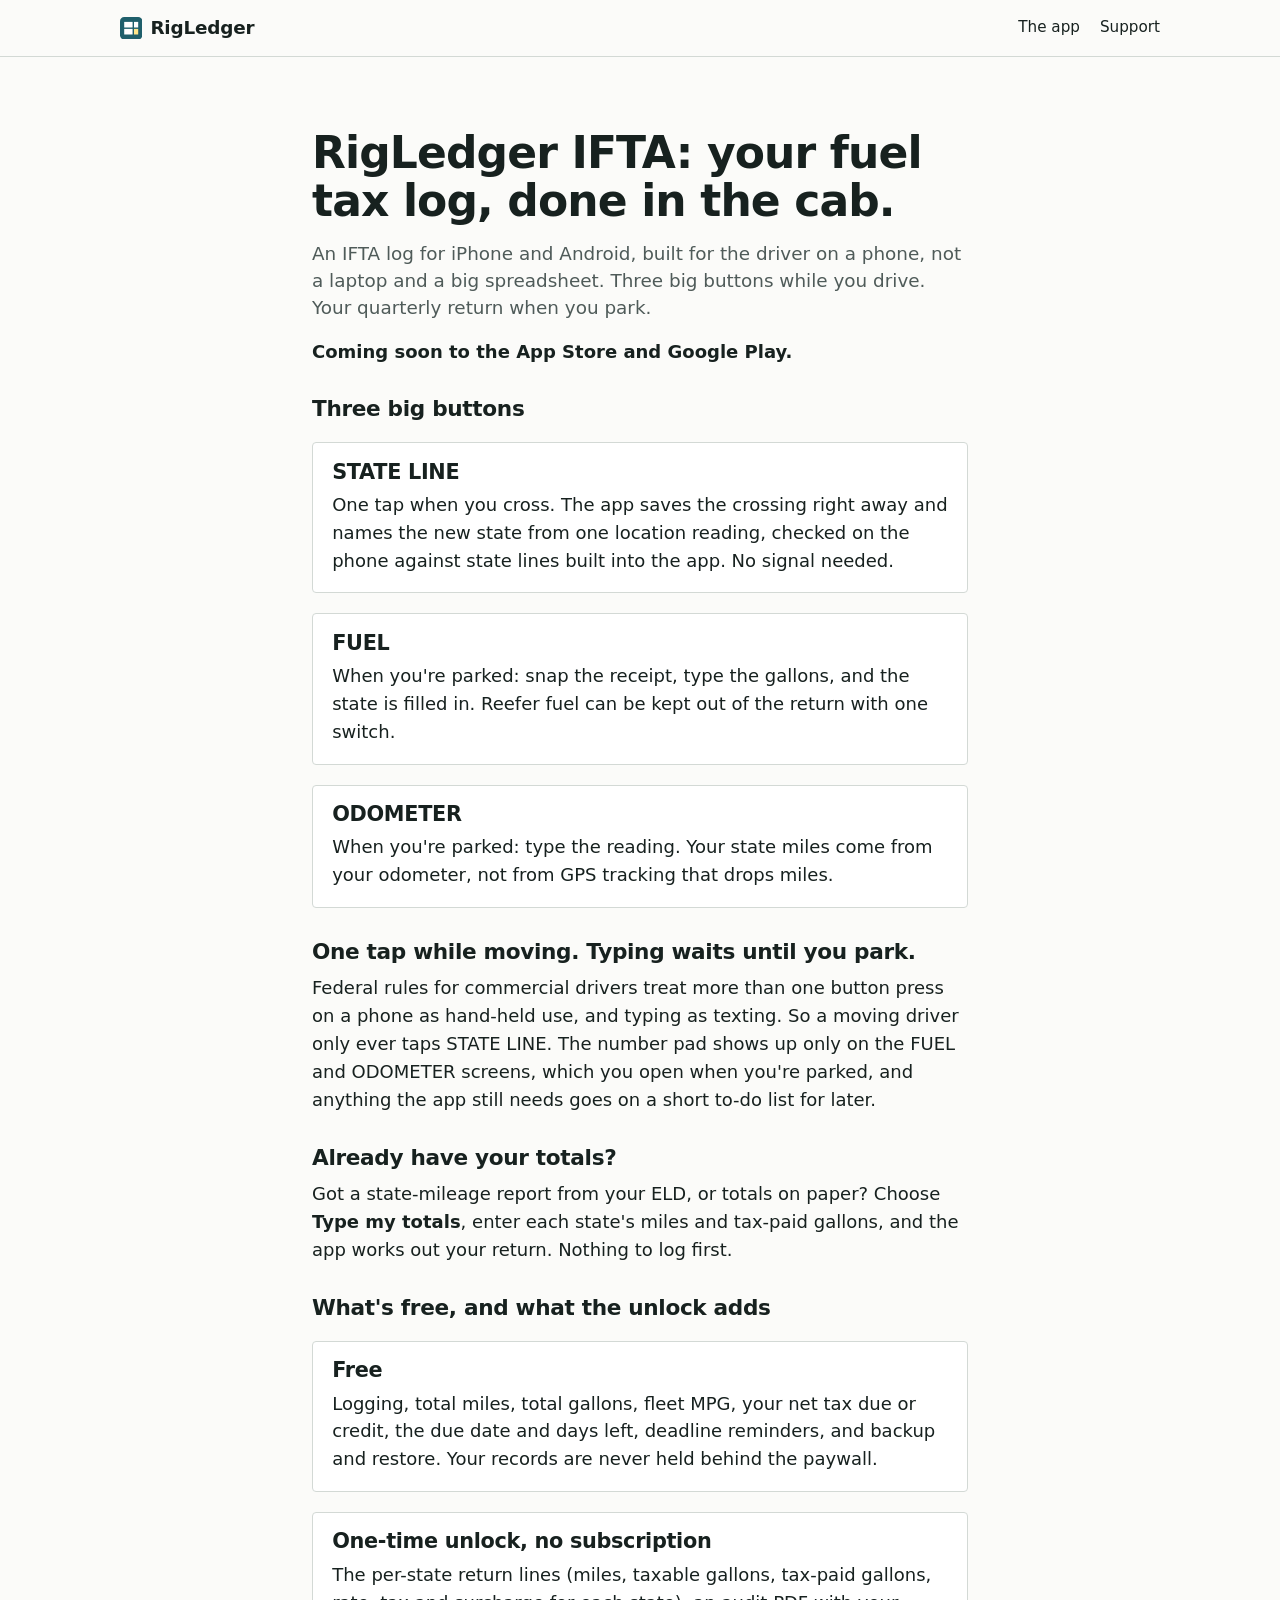
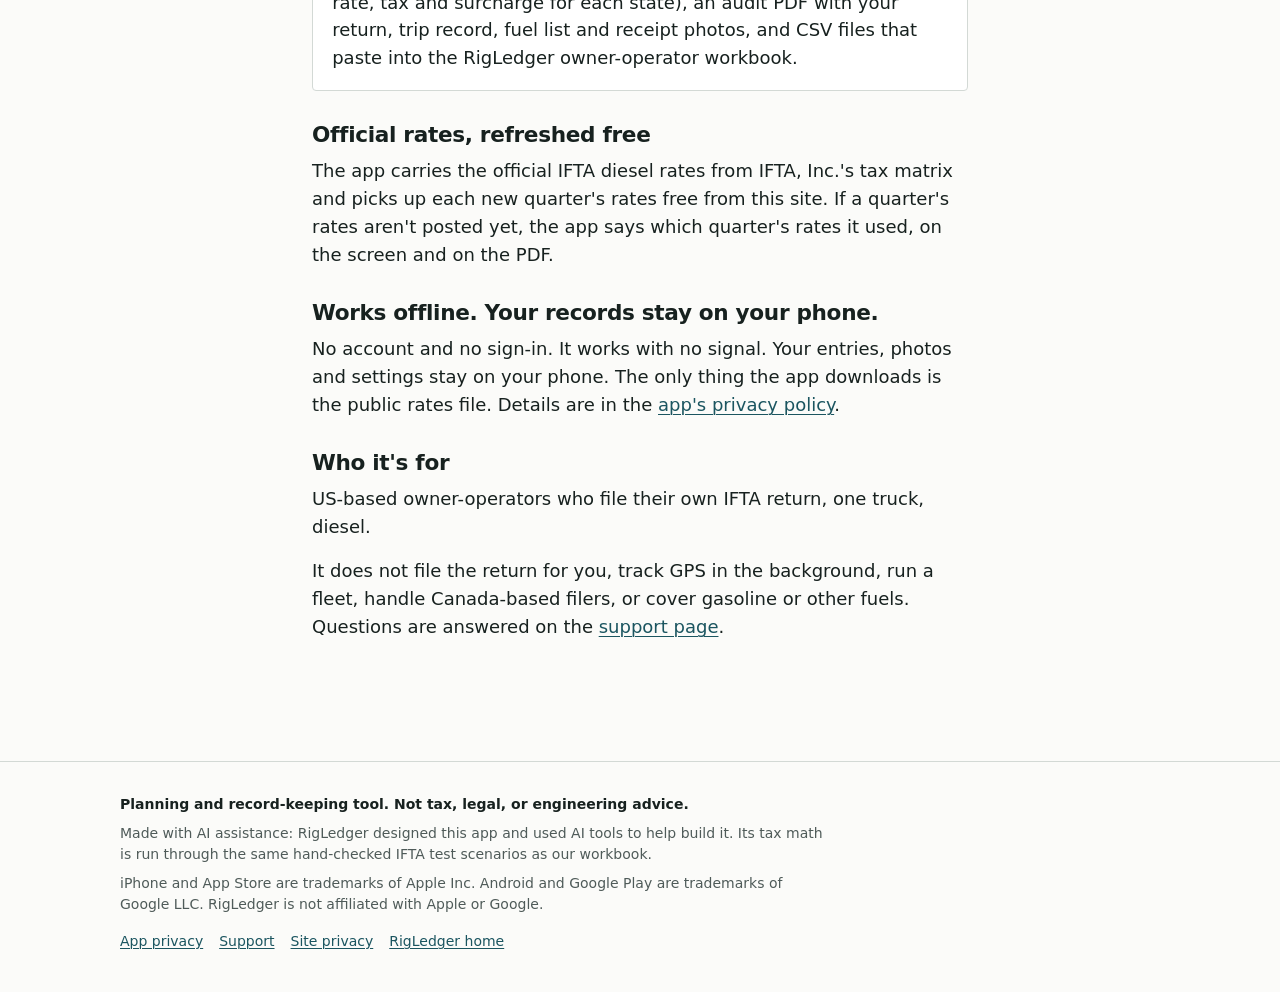
<file: ifta-app.html>
<!DOCTYPE html>
<html lang="en">
<head>
<meta charset="utf-8">
<meta name="viewport" content="width=device-width, initial-scale=1">
<meta name="color-scheme" content="light dark">
<title>RigLedger IFTA: fuel tax log for iPhone and Android</title>
<meta name="description" content="RigLedger IFTA is an IFTA fuel tax log for owner-operators. Three big buttons, odometer-first state miles, works offline, no account. Per-state return lines, an audit PDF and workbook CSVs with a one-time unlock. Coming soon to the App Store and Google Play.">
<link rel="canonical" href="https://rigledger.gsa-company.com/ifta-app">
<link rel="icon" href="/favicon.svg" type="image/svg+xml">
<link rel="stylesheet" href="/style.css">
<!--
  No price numbers on this page (prices go stale in copy). Store badges and links go in only once the app is live in
  that store. Every claim here must match the shipped app (jarvis docs/superpowers/specs/2026-10-26-ifta-app-design.md).
-->
</head>
<body>
<a class="skip" href="#main">Skip to content</a>

<header class="site-head">
  <div class="wrap">
    <a class="wordmark" href="/">
      <svg viewBox="0 0 32 32" aria-hidden="true" focusable="false"><rect width="32" height="32" rx="6" fill="#1f5f6b"/><rect x="6" y="7" width="12" height="8" fill="#fff"/><rect x="20" y="7" width="6" height="8" fill="#fff"/><rect x="6" y="17" width="12" height="8" fill="#fff"/><rect x="20" y="17" width="6" height="8" fill="#ffe68a"/></svg>
      RigLedger
    </a>
    <nav class="site-nav" aria-label="App">
      <a href="/ifta-app" aria-current="page">The app</a>
      <a href="/support">Support</a>
    </nav>
  </div>
</header>

<main id="main" class="page">
  <div class="wrap">
    <h1>RigLedger IFTA: your fuel tax log, done in the cab.</h1>
    <p class="lede">An IFTA log for iPhone and Android, built for the driver on a phone, not a laptop and a big spreadsheet. Three big buttons while you drive. Your quarterly return when you park.</p>
    <p><strong>Coming soon to the App Store and Google Play.</strong></p>

    <h2>Three big buttons</h2>
    <ul class="pack">
      <li>
        <h3>STATE LINE</h3>
        <p>One tap when you cross. The app saves the crossing right away and names the new state from one location reading, checked on the phone against state lines built into the app. No signal needed.</p>
      </li>
      <li>
        <h3>FUEL</h3>
        <p>When you're parked: snap the receipt, type the gallons, and the state is filled in. Reefer fuel can be kept out of the return with one switch.</p>
      </li>
      <li>
        <h3>ODOMETER</h3>
        <p>When you're parked: type the reading. Your state miles come from your odometer, not from GPS tracking that drops miles.</p>
      </li>
    </ul>

    <h2>One tap while moving. Typing waits until you park.</h2>
    <p>Federal rules for commercial drivers treat more than one button press on a phone as hand-held use, and typing as texting. So a moving driver only ever taps STATE LINE. The number pad shows up only on the FUEL and ODOMETER screens, which you open when you're parked, and anything the app still needs goes on a short to-do list for later.</p>

    <h2>Already have your totals?</h2>
    <p>Got a state-mileage report from your ELD, or totals on paper? Choose <strong>Type my totals</strong>, enter each state's miles and tax-paid gallons, and the app works out your return. Nothing to log first.</p>

    <h2>What's free, and what the unlock adds</h2>
    <ul class="pack">
      <li>
        <h3>Free</h3>
        <p>Logging, total miles, total gallons, fleet MPG, your net tax due or credit, the due date and days left, deadline reminders, and backup and restore. Your records are never held behind the paywall.</p>
      </li>
      <li>
        <h3>One-time unlock, no subscription</h3>
        <p>The per-state return lines (miles, taxable gallons, tax-paid gallons, rate, tax and surcharge for each state), an audit PDF with your return, trip record, fuel list and receipt photos, and CSV files that paste into the RigLedger owner-operator workbook.</p>
      </li>
    </ul>

    <h2>Official rates, refreshed free</h2>
    <p>The app carries the official IFTA diesel rates from IFTA, Inc.'s tax matrix and picks up each new quarter's rates free from this site. If a quarter's rates aren't posted yet, the app says which quarter's rates it used, on the screen and on the PDF.</p>

    <h2>Works offline. Your records stay on your phone.</h2>
    <p>No account and no sign-in. It works with no signal. Your entries, photos and settings stay on your phone. The only thing the app downloads is the public rates file. Details are in the <a href="/ifta-app-privacy">app's privacy policy</a>.</p>

    <h2>Who it's for</h2>
    <p>US-based owner-operators who file their own IFTA return, one truck, diesel.</p>
    <p>It does not file the return for you, track GPS in the background, run a fleet, handle Canada-based filers, or cover gasoline or other fuels. Questions are answered on the <a href="/support">support page</a>.</p>
  </div>
</main>

<footer class="site-foot">
  <div class="wrap">
    <p class="legal">Planning and record-keeping tool. Not tax, legal, or engineering advice.</p>
    <p>Made with AI assistance: RigLedger designed this app and used AI tools to help build it. Its tax math is run through the same hand-checked IFTA test scenarios as our workbook.</p>
    <p>iPhone and App Store are trademarks of Apple Inc. Android and Google Play are trademarks of Google LLC. RigLedger is not affiliated with Apple or Google.</p>
    <nav aria-label="Legal">
      <a href="/ifta-app-privacy">App privacy</a>
      <a href="/support">Support</a>
      <a href="/privacy">Site privacy</a>
      <a href="/">RigLedger home</a>
    </nav>
  </div>
</footer>
</body>
</html>
</file>
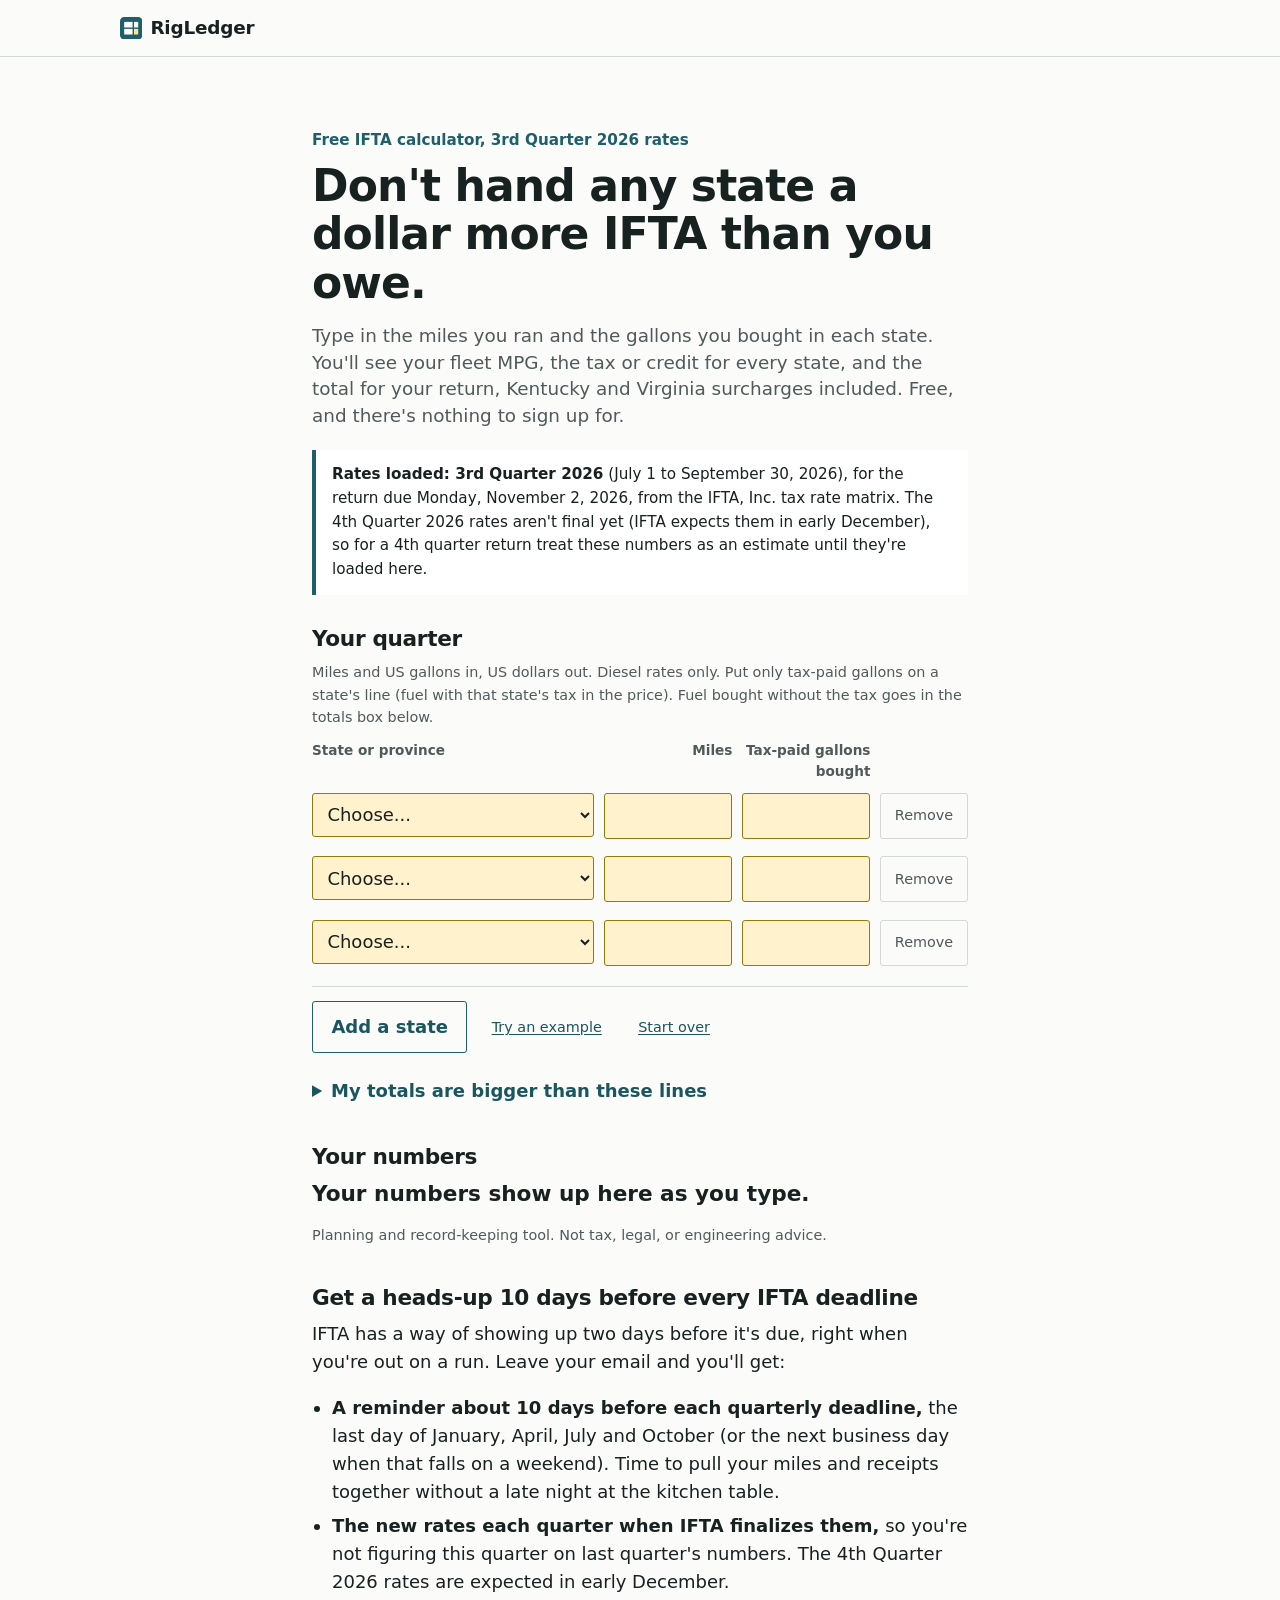
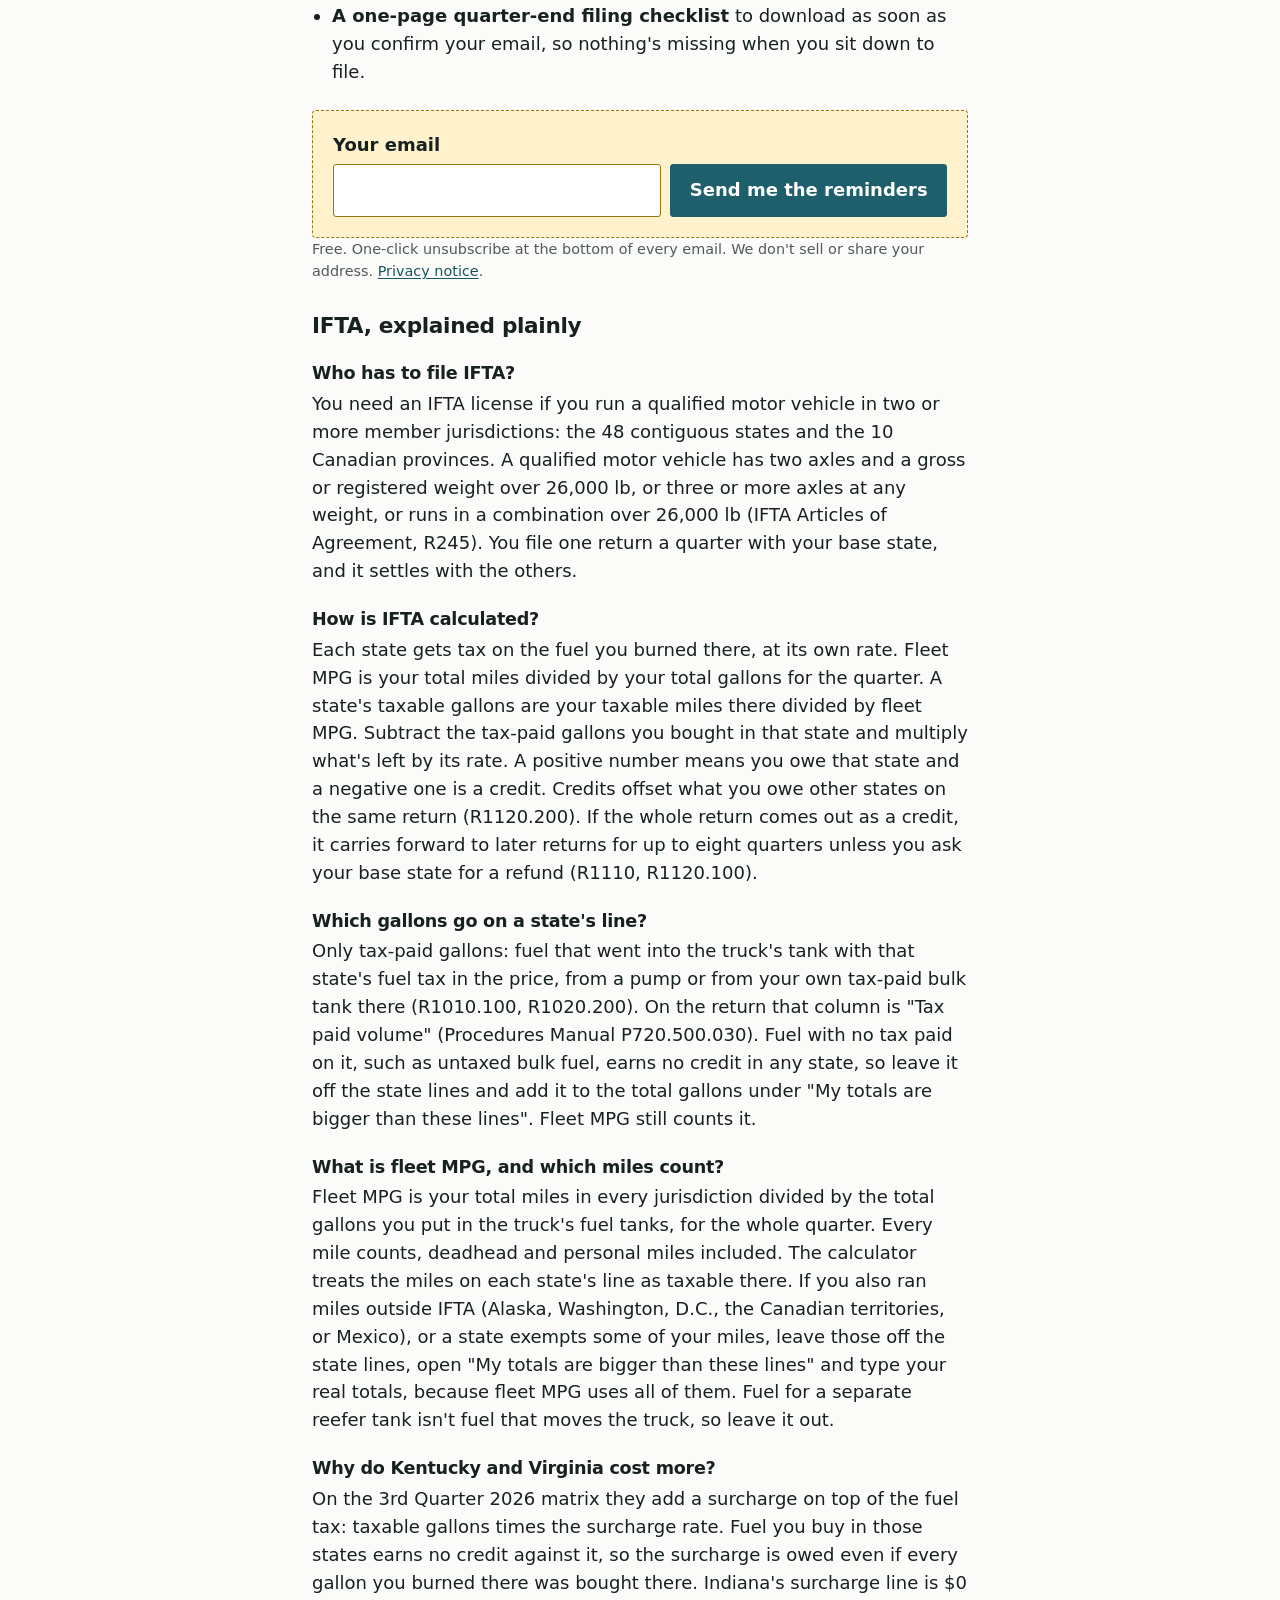
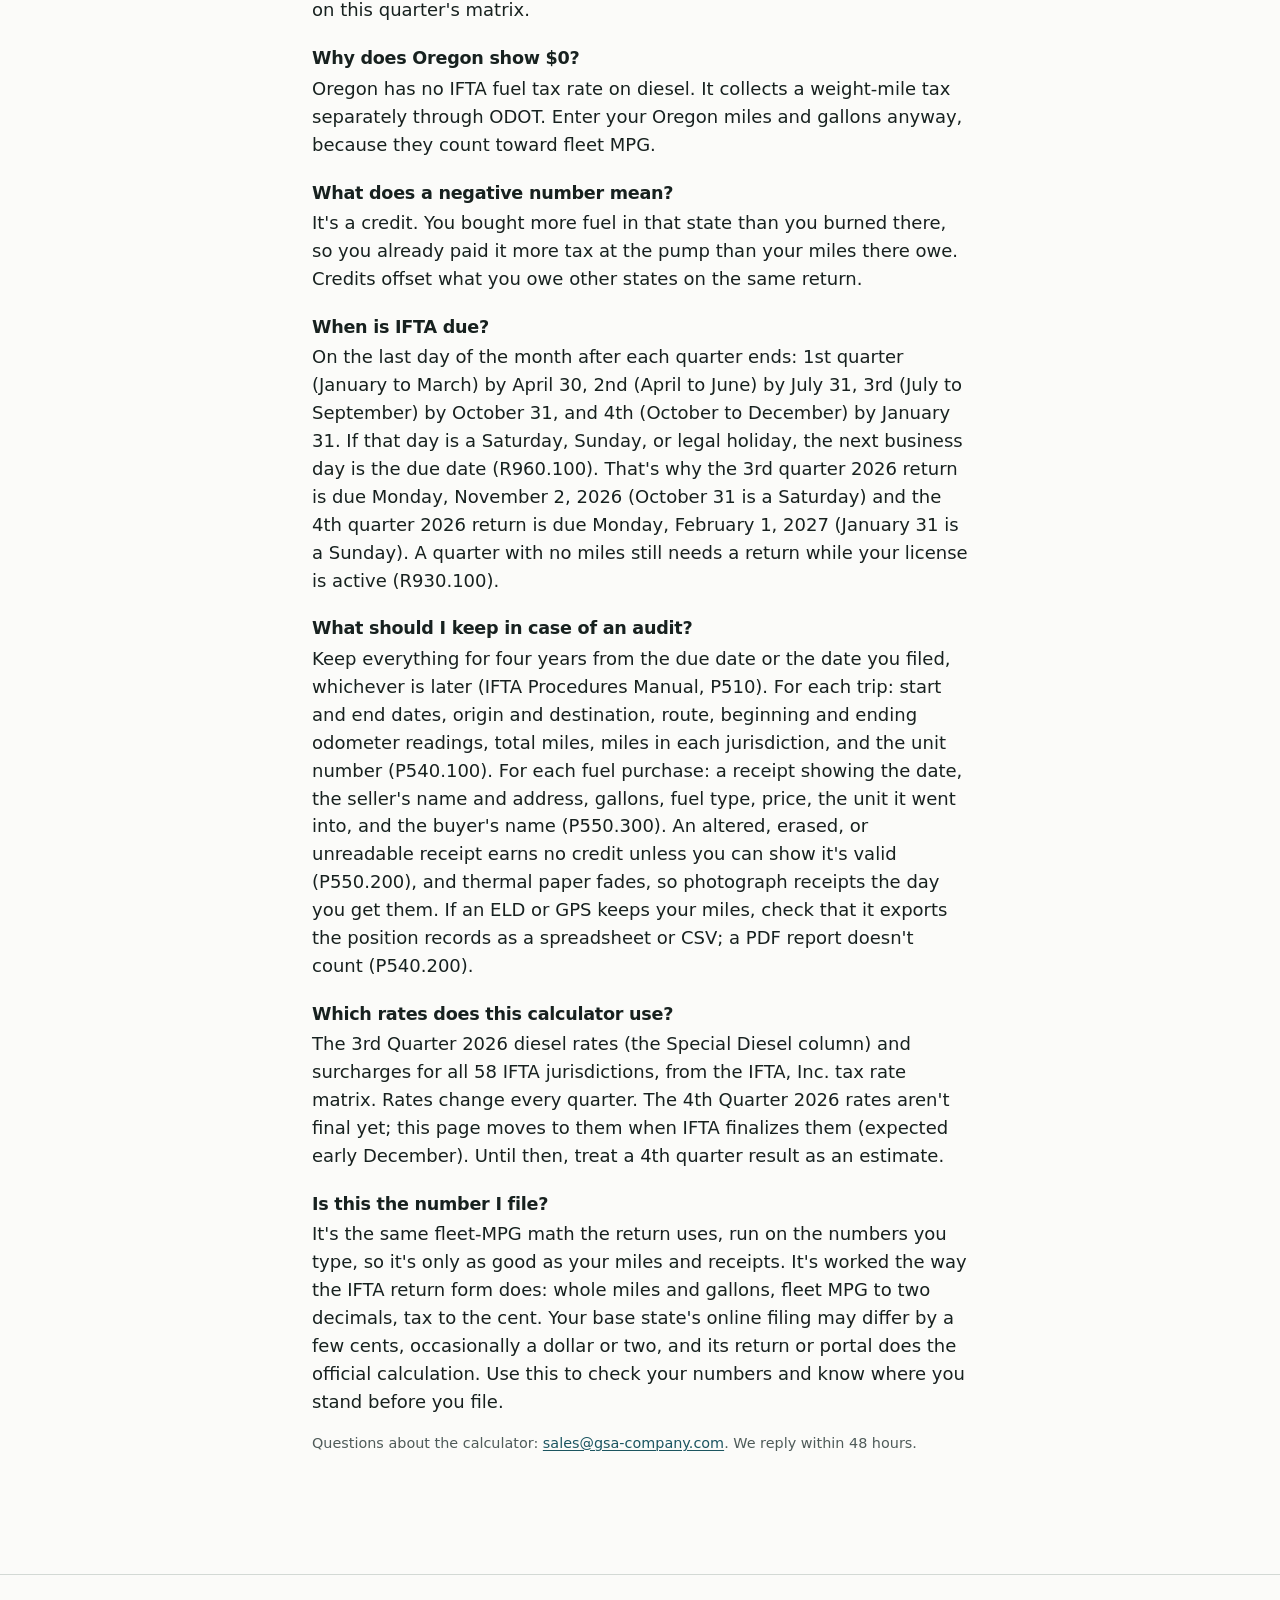
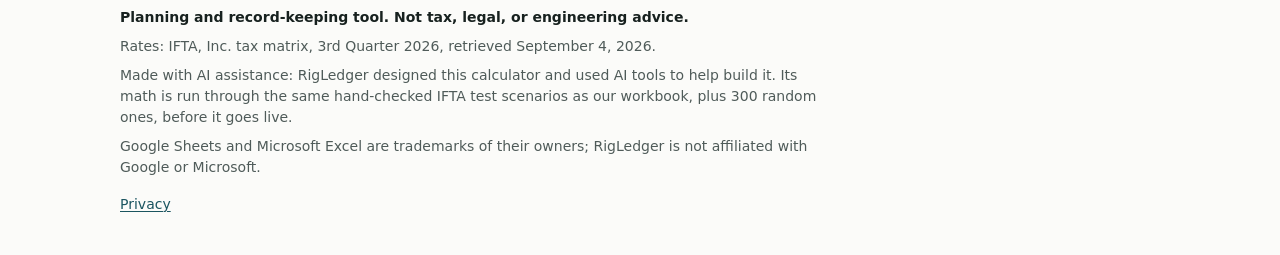
<file: ifta-calculator.html>
<!DOCTYPE html>
<html lang="en">
<head>
<meta charset="utf-8">
<meta name="viewport" content="width=device-width, initial-scale=1">
<meta http-equiv="Content-Security-Policy" content="default-src 'self'; connect-src 'self' https://app.kit.com; form-action 'self' https://app.kit.com; style-src 'self' 'unsafe-inline'; img-src 'self' data:">
<meta name="color-scheme" content="light dark">
<title>Free IFTA Calculator (3Q 2026 rates) | RigLedger</title>
<meta name="description" content="Free IFTA fuel tax calculator with 3rd Quarter 2026 rates for all 58 jurisdictions. Enter miles and gallons by state to see fleet MPG, tax or credit per state, and the KY and VA surcharges.">
<link rel="canonical" href="https://rigledger.gsa-company.com/ifta-calculator">
<link rel="icon" href="/favicon.svg" type="image/svg+xml">
<link rel="stylesheet" href="/style.css">
<meta property="og:type" content="website">
<meta property="og:title" content="Free IFTA Calculator (3Q 2026 rates)">
<meta property="og:description" content="Enter miles and gallons by state. See your fleet MPG, the tax or credit for every state, and the total for your return, Kentucky and Virginia surcharges included. No sign-up.">
<meta property="og:url" content="https://rigledger.gsa-company.com/ifta-calculator">
<!--
  Off-site policy guard (same as /free): this page carries NO store links, prices, or purchase buttons, so it can be
  shared in trucking communities that bar store links. The one offer lives on /ifta-thanks, after the opt-in.
  Quarterly refresh: re-run rigledger/marketing/site/export_ifta_rates.py (the calculator and the dates in the body
  update from ifta-rates.json), then update the quarter named in <title>, the meta and og descriptions, the JSON-LD,
  the eyebrow, the rates note's not-final-yet sentence, the opt-in's rates bullet, and the due-date, surcharge and
  rates FAQ answers. README.md has the list.
-->
<script type="application/ld+json">
{
  "@context": "https://schema.org",
  "@graph": [
    {
      "@type": "WebApplication",
      "name": "RigLedger IFTA Calculator",
      "url": "https://rigledger.gsa-company.com/ifta-calculator",
      "description": "Free IFTA fuel tax calculator. Enter miles and gallons by jurisdiction to get fleet MPG, taxable gallons, net tax or credit per jurisdiction, the Kentucky and Virginia surcharges, and the total for the return, using the IFTA, Inc. 3rd Quarter 2026 tax rate matrix.",
      "applicationCategory": "FinanceApplication",
      "operatingSystem": "Any",
      "browserRequirements": "Requires JavaScript",
      "isAccessibleForFree": true,
      "offers": { "@type": "Offer", "price": "0", "priceCurrency": "USD" },
      "publisher": { "@type": "Organization", "name": "GSA LLC", "url": "https://rigledger.gsa-company.com/" }
    },
    {
      "@type": "FAQPage",
      "mainEntity": [
        {
          "@type": "Question",
          "name": "Who has to file IFTA?",
          "acceptedAnswer": { "@type": "Answer", "text": "You need an IFTA license if you run a qualified motor vehicle in two or more member jurisdictions: the 48 contiguous states and the 10 Canadian provinces. A qualified motor vehicle has two axles and a gross or registered weight over 26,000 lb, or three or more axles at any weight, or runs in a combination over 26,000 lb (IFTA Articles of Agreement, R245). You file one return a quarter with your base state, and it settles with the others." }
        },
        {
          "@type": "Question",
          "name": "How is IFTA calculated?",
          "acceptedAnswer": { "@type": "Answer", "text": "Each state gets tax on the fuel you burned there, at its own rate. Fleet MPG is your total miles divided by your total gallons for the quarter. A state's taxable gallons are your taxable miles there divided by fleet MPG. Subtract the tax-paid gallons you bought in that state and multiply what's left by its rate. A positive number means you owe that state and a negative one is a credit. Credits offset what you owe other states on the same return (R1120.200). If the whole return comes out as a credit, it carries forward to later returns for up to eight quarters unless you ask your base state for a refund (R1110, R1120.100)." }
        },
        {
          "@type": "Question",
          "name": "Which gallons go on a state's line?",
          "acceptedAnswer": { "@type": "Answer", "text": "Only tax-paid gallons: fuel that went into the truck's tank with that state's fuel tax in the price, from a pump or from your own tax-paid bulk tank there (R1010.100, R1020.200). On the return that column is \"Tax paid volume\" (Procedures Manual P720.500.030). Fuel with no tax paid on it, such as untaxed bulk fuel, earns no credit in any state, so leave it off the state lines and add it to the total gallons under \"My totals are bigger than these lines\". Fleet MPG still counts it." }
        },
        {
          "@type": "Question",
          "name": "What is fleet MPG, and which miles count?",
          "acceptedAnswer": { "@type": "Answer", "text": "Fleet MPG is your total miles in every jurisdiction divided by the total gallons you put in the truck's fuel tanks, for the whole quarter. Every mile counts, deadhead and personal miles included. The calculator treats the miles on each state's line as taxable there. If you also ran miles outside IFTA (Alaska, Washington, D.C., the Canadian territories, or Mexico), or a state exempts some of your miles, leave those off the state lines, open \"My totals are bigger than these lines\" and type your real totals, because fleet MPG uses all of them. Fuel for a separate reefer tank isn't fuel that moves the truck, so leave it out." }
        },
        {
          "@type": "Question",
          "name": "Why do Kentucky and Virginia cost more?",
          "acceptedAnswer": { "@type": "Answer", "text": "On the 3rd Quarter 2026 matrix they add a surcharge on top of the fuel tax: taxable gallons times the surcharge rate. Fuel you buy in those states earns no credit against it, so the surcharge is owed even if every gallon you burned there was bought there. Indiana's surcharge line is $0 on this quarter's matrix." }
        },
        {
          "@type": "Question",
          "name": "Why does Oregon show $0?",
          "acceptedAnswer": { "@type": "Answer", "text": "Oregon has no IFTA fuel tax rate on diesel. It collects a weight-mile tax separately through ODOT. Enter your Oregon miles and gallons anyway, because they count toward fleet MPG." }
        },
        {
          "@type": "Question",
          "name": "What does a negative number mean?",
          "acceptedAnswer": { "@type": "Answer", "text": "It's a credit. You bought more fuel in that state than you burned there, so you already paid it more tax at the pump than your miles there owe. Credits offset what you owe other states on the same return." }
        },
        {
          "@type": "Question",
          "name": "When is IFTA due?",
          "acceptedAnswer": { "@type": "Answer", "text": "On the last day of the month after each quarter ends: 1st quarter (January to March) by April 30, 2nd (April to June) by July 31, 3rd (July to September) by October 31, and 4th (October to December) by January 31. If that day is a Saturday, Sunday, or legal holiday, the next business day is the due date (R960.100). That's why the 3rd quarter 2026 return is due Monday, November 2, 2026 (October 31 is a Saturday) and the 4th quarter 2026 return is due Monday, February 1, 2027 (January 31 is a Sunday). A quarter with no miles still needs a return while your license is active (R930.100)." }
        },
        {
          "@type": "Question",
          "name": "What should I keep in case of an audit?",
          "acceptedAnswer": { "@type": "Answer", "text": "Keep everything for four years from the due date or the date you filed, whichever is later (IFTA Procedures Manual, P510). For each trip: start and end dates, origin and destination, route, beginning and ending odometer readings, total miles, miles in each jurisdiction, and the unit number (P540.100). For each fuel purchase: a receipt showing the date, the seller's name and address, gallons, fuel type, price, the unit it went into, and the buyer's name (P550.300). An altered, erased, or unreadable receipt earns no credit unless you can show it's valid (P550.200), and thermal paper fades, so photograph receipts the day you get them. If an ELD or GPS keeps your miles, check that it exports the position records as a spreadsheet or CSV; a PDF report doesn't count (P540.200)." }
        },
        {
          "@type": "Question",
          "name": "Which rates does this calculator use?",
          "acceptedAnswer": { "@type": "Answer", "text": "The 3rd Quarter 2026 diesel rates (the Special Diesel column) and surcharges for all 58 IFTA jurisdictions, from the IFTA, Inc. tax rate matrix. Rates change every quarter. The 4th Quarter 2026 rates aren't final yet; this page moves to them when IFTA finalizes them (expected early December). Until then, treat a 4th quarter result as an estimate." }
        },
        {
          "@type": "Question",
          "name": "Is this the number I file?",
          "acceptedAnswer": { "@type": "Answer", "text": "It's the same fleet-MPG math the return uses, run on the numbers you type, so it's only as good as your miles and receipts. It's worked the way the IFTA return form does: whole miles and gallons, fleet MPG to two decimals, tax to the cent. Your base state's online filing may differ by a few cents, occasionally a dollar or two, and its return or portal does the official calculation. Use this to check your numbers and know where you stand before you file." }
        }
      ]
    }
  ]
}
</script>
</head>
<body>
<a class="skip" href="#main">Skip to content</a>

<header class="site-head">
  <div class="wrap">
    <span class="wordmark">
      <svg viewBox="0 0 32 32" aria-hidden="true" focusable="false"><rect width="32" height="32" rx="6" fill="#1f5f6b"/><rect x="6" y="7" width="12" height="8" fill="#fff"/><rect x="20" y="7" width="6" height="8" fill="#fff"/><rect x="6" y="17" width="12" height="8" fill="#fff"/><rect x="20" y="17" width="6" height="8" fill="#ffe68a"/></svg>
      RigLedger
    </span>
  </div>
</header>

<main id="main" class="page calc-page">
  <div class="wrap">
    <p class="kicker">Free IFTA calculator, 3rd Quarter 2026 rates</p>
    <h1>Don't hand any state a dollar more IFTA than you owe.</h1>
    <p class="lede">Type in the miles you ran and the gallons you bought in each state. You'll see your fleet MPG, the tax or credit for every state, and the total for your return, Kentucky and Virginia surcharges included. Free, and there's nothing to sign up for.</p>

    <p class="rates-note"><strong>Rates loaded: <span data-rates="quarter_label">3rd Quarter 2026</span></strong> (<span data-rates="period">July 1 to September 30, 2026</span>), for the return due <span data-rates="return_due">Monday, November 2, 2026</span>, from the IFTA, Inc. tax rate matrix. The 4th Quarter 2026 rates aren't final yet (IFTA expects them in early December), so for a 4th quarter return treat these numbers as an estimate until they're loaded here.</p>

    <h2 id="calc-heading">Your quarter</h2>
    <p id="ifta-loading" class="muted" role="status">Loading the rate table...</p>
    <noscript><p class="rates-note">The calculator needs JavaScript turned on. If you'd rather work it by hand, the questions below walk through the same math.</p></noscript>

    <form id="ifta-form" class="calc" aria-labelledby="calc-heading" novalidate hidden>
      <p class="calc-help small muted">Miles and US gallons in, US dollars out. Diesel rates only. Put only tax-paid gallons on a state's line (fuel with that state's tax in the price). Fuel bought without the tax goes in the totals box below.</p>
      <div class="ifta-head" aria-hidden="true">
        <span>State or province</span><span>Miles</span><span>Tax-paid gallons bought</span><span></span>
      </div>
      <div id="ifta-lines"></div>

      <div class="calc-actions">
        <button type="button" id="ifta-add" class="btn btn-line">Add a state</button>
        <button type="button" id="ifta-example" class="btn-text">Try an example</button>
        <button type="button" id="ifta-clear" class="btn-text">Start over</button>
      </div>

      <details id="ifta-totals" class="calc-totals">
        <summary>My totals are bigger than these lines</summary>
        <p class="small muted">Fleet MPG uses every mile and every gallon for the quarter. Type your real totals here if they're bigger than the lines above: miles outside IFTA (Alaska, Washington, D.C., the Canadian territories, or Mexico), miles a state exempts (leave those off its line, because each line's miles count as taxable there), and fuel bought without the tax in the price, such as untaxed bulk fuel. Leave a box blank and the calculator adds up the lines above.</p>
        <div class="calc-totals-fields">
          <label class="ifta-field"><span class="lbl">Total miles, all jurisdictions</span><input type="text" id="ifta-total-miles" inputmode="decimal" autocomplete="off" aria-describedby="ifta-totals-err"></label>
          <label class="ifta-field"><span class="lbl">Total gallons, all jurisdictions</span><input type="text" id="ifta-total-gallons" inputmode="decimal" autocomplete="off" aria-describedby="ifta-totals-err"></label>
        </div>
        <p class="ifta-err" id="ifta-totals-err" hidden></p>
      </details>
    </form>

    <section id="ifta-results" class="calc-results" aria-labelledby="results-heading" hidden>
      <h2 id="results-heading">Your numbers</h2>
      <p id="ifta-summary" class="calc-summary" tabindex="-1">Your numbers show up here as you type.</p>
      <p id="ifta-live" class="vh" aria-live="polite"></p>
      <p id="ifta-summary-sub" class="muted"></p>
      <ul id="ifta-notes" class="calc-notes"></ul>

      <div id="ifta-detail" hidden>
        <dl class="calc-stats">
          <div><dt>Fleet MPG</dt><dd id="ifta-mpg"></dd></div>
          <div><dt>Total miles</dt><dd id="ifta-miles"></dd></div>
          <div><dt>Total gallons</dt><dd id="ifta-gallons"></dd></div>
          <div><dt>Fuel tax</dt><dd id="ifta-tax"></dd></div>
          <div><dt>Surcharges</dt><dd id="ifta-sur"></dd></div>
          <div class="key"><dt>Total for the return</dt><dd id="ifta-net"></dd></div>
        </dl>

        <table class="calc-table" role="table">
          <caption>By state. Taxable gallons = miles there divided by fleet MPG, to the whole gallon. Net gallons = taxable gallons minus tax-paid gallons bought there. A minus sign is a credit.</caption>
          <thead>
            <tr role="row">
              <th scope="col" role="columnheader">State</th>
              <th scope="col" role="columnheader">Taxable gallons</th>
              <th scope="col" role="columnheader">Net gallons</th>
              <th scope="col" role="columnheader">Fuel tax</th>
              <th scope="col" role="columnheader">Surcharge</th>
              <th scope="col" role="columnheader">Total</th>
            </tr>
          </thead>
          <tbody id="ifta-rows"></tbody>
          <tfoot>
            <tr role="row">
              <th scope="row" role="rowheader" data-label="">All</th>
              <td role="cell" data-label="Taxable gallons" class="calc-skip"></td>
              <td role="cell" data-label="Net gallons" class="calc-skip"></td>
              <td role="cell" data-label="Fuel tax" id="ifta-foot-tax"></td>
              <td role="cell" data-label="Surcharge" id="ifta-foot-sur"></td>
              <td role="cell" data-label="Total" id="ifta-foot-net"></td>
            </tr>
          </tfoot>
        </table>
      </div>
      <p class="small muted calc-disclaimer">Planning and record-keeping tool. Not tax, legal, or engineering advice.</p>
    </section>

    <!-- Live since the Kit pieces in README "Going live" exist (2026-10-29): its bullets promise them. -->
    <section class="optin-box" aria-labelledby="optin-heading">
      <h2 id="optin-heading">Get a heads-up 10 days before every IFTA deadline</h2>
      <p>IFTA has a way of showing up two days before it's due, right when you're out on a run. Leave your email and you'll get:</p>
      <ul>
        <li><strong>A reminder about 10 days before each quarterly deadline,</strong> the last day of January, April, July and October (or the next business day when that falls on a weekend). Time to pull your miles and receipts together without a late night at the kitchen table.</li>
        <li><strong>The new rates each quarter when IFTA finalizes them,</strong> so you're not figuring this quarter on last quarter's numbers. The 4th Quarter 2026 rates are expected in early December.</li>
        <li><strong>A one-page quarter-end filing checklist</strong> to download as soon as you confirm your email, so nothing's missing when you sit down to file.</li>
      </ul>
      <!--
        KIT_FORM_IFTA_REMINDERS: Kit form 10117092 "RigLedger - IFTA reminders (/ifta-calculator)", not the Cost Per
        Mile Lite form. Email only; its confirmation email delivers the one-page quarter-end IFTA filing checklist; its
        after-subscribe redirect is https://rigledger.gsa-company.com/ifta-thanks. The reminders and the new-rates email
        go to the Kit segment "IFTA calculator sign-ups" (everyone subscribed to this form). ifta-calc.js posts to
        https://app.kit.com/forms/<id>/subscriptions and sends the subscriber to /ifta-thanks only when Kit answers
        status "success". Set data-kit-form back to TODO to stop sign-ups: a submit then only shows a "list opens soon"
        note and sends nothing.
      -->
      <noscript><p class="optin-note">The sign-up form needs JavaScript turned on.</p></noscript>
      <div class="signup" id="ifta-reminder-form" hidden>
        <form id="ifta-optin" class="optin" method="post" data-kit-form="10117092">
          <label for="ifta-optin-email">Your email</label>
          <div class="optin-row">
            <input type="email" id="ifta-optin-email" name="email_address" autocomplete="email" required>
            <button type="submit" class="btn btn-solid">Send me the reminders</button>
          </div>
        </form>
        <p id="ifta-optin-note" class="optin-note" role="status" hidden></p>
      </div>
      <p class="small muted">Free. One-click unsubscribe at the bottom of every email. We don't sell or share your address. <a href="/privacy">Privacy notice</a>.</p>
    </section>

    <section class="faq" aria-labelledby="faq-heading">
      <h2 id="faq-heading">IFTA, explained plainly</h2>

      <h3>Who has to file IFTA?</h3>
      <p>You need an IFTA license if you run a qualified motor vehicle in two or more member jurisdictions: the 48 contiguous states and the 10 Canadian provinces. A qualified motor vehicle has two axles and a gross or registered weight over 26,000 lb, or three or more axles at any weight, or runs in a combination over 26,000 lb (IFTA Articles of Agreement, R245). You file one return a quarter with your base state, and it settles with the others.</p>

      <h3>How is IFTA calculated?</h3>
      <p>Each state gets tax on the fuel you burned there, at its own rate. Fleet MPG is your total miles divided by your total gallons for the quarter. A state's taxable gallons are your taxable miles there divided by fleet MPG. Subtract the tax-paid gallons you bought in that state and multiply what's left by its rate. A positive number means you owe that state and a negative one is a credit. Credits offset what you owe other states on the same return (R1120.200). If the whole return comes out as a credit, it carries forward to later returns for up to eight quarters unless you ask your base state for a refund (R1110, R1120.100).</p>

      <h3>Which gallons go on a state's line?</h3>
      <p>Only tax-paid gallons: fuel that went into the truck's tank with that state's fuel tax in the price, from a pump or from your own tax-paid bulk tank there (R1010.100, R1020.200). On the return that column is "Tax paid volume" (Procedures Manual P720.500.030). Fuel with no tax paid on it, such as untaxed bulk fuel, earns no credit in any state, so leave it off the state lines and add it to the total gallons under "My totals are bigger than these lines". Fleet MPG still counts it.</p>

      <h3>What is fleet MPG, and which miles count?</h3>
      <p>Fleet MPG is your total miles in every jurisdiction divided by the total gallons you put in the truck's fuel tanks, for the whole quarter. Every mile counts, deadhead and personal miles included. The calculator treats the miles on each state's line as taxable there. If you also ran miles outside IFTA (Alaska, Washington, D.C., the Canadian territories, or Mexico), or a state exempts some of your miles, leave those off the state lines, open "My totals are bigger than these lines" and type your real totals, because fleet MPG uses all of them. Fuel for a separate reefer tank isn't fuel that moves the truck, so leave it out.</p>

      <h3>Why do Kentucky and Virginia cost more?</h3>
      <p>On the 3rd Quarter 2026 matrix they add a surcharge on top of the fuel tax: taxable gallons times the surcharge rate. Fuel you buy in those states earns no credit against it, so the surcharge is owed even if every gallon you burned there was bought there. Indiana's surcharge line is $0 on this quarter's matrix.</p>

      <h3>Why does Oregon show $0?</h3>
      <p>Oregon has no IFTA fuel tax rate on diesel. It collects a weight-mile tax separately through ODOT. Enter your Oregon miles and gallons anyway, because they count toward fleet MPG.</p>

      <h3>What does a negative number mean?</h3>
      <p>It's a credit. You bought more fuel in that state than you burned there, so you already paid it more tax at the pump than your miles there owe. Credits offset what you owe other states on the same return.</p>

      <h3>When is IFTA due?</h3>
      <p>On the last day of the month after each quarter ends: 1st quarter (January to March) by April 30, 2nd (April to June) by July 31, 3rd (July to September) by October 31, and 4th (October to December) by January 31. If that day is a Saturday, Sunday, or legal holiday, the next business day is the due date (R960.100). That's why the 3rd quarter 2026 return is due Monday, November 2, 2026 (October 31 is a Saturday) and the 4th quarter 2026 return is due Monday, February 1, 2027 (January 31 is a Sunday). A quarter with no miles still needs a return while your license is active (R930.100).</p>

      <h3>What should I keep in case of an audit?</h3>
      <p>Keep everything for four years from the due date or the date you filed, whichever is later (IFTA Procedures Manual, P510). For each trip: start and end dates, origin and destination, route, beginning and ending odometer readings, total miles, miles in each jurisdiction, and the unit number (P540.100). For each fuel purchase: a receipt showing the date, the seller's name and address, gallons, fuel type, price, the unit it went into, and the buyer's name (P550.300). An altered, erased, or unreadable receipt earns no credit unless you can show it's valid (P550.200), and thermal paper fades, so photograph receipts the day you get them. If an ELD or GPS keeps your miles, check that it exports the position records as a spreadsheet or CSV; a PDF report doesn't count (P540.200).</p>

      <h3>Which rates does this calculator use?</h3>
      <p>The 3rd Quarter 2026 diesel rates (the Special Diesel column) and surcharges for all 58 IFTA jurisdictions, from the IFTA, Inc. tax rate matrix. Rates change every quarter. The 4th Quarter 2026 rates aren't final yet; this page moves to them when IFTA finalizes them (expected early December). Until then, treat a 4th quarter result as an estimate.</p>

      <h3>Is this the number I file?</h3>
      <p>It's the same fleet-MPG math the return uses, run on the numbers you type, so it's only as good as your miles and receipts. It's worked the way the IFTA return form does: whole miles and gallons, fleet MPG to two decimals, tax to the cent. Your base state's online filing may differ by a few cents, occasionally a dollar or two, and its return or portal does the official calculation. Use this to check your numbers and know where you stand before you file.</p>
    </section>

    <p class="small muted">Questions about the calculator: <a href="mailto:sales@gsa-company.com">sales@gsa-company.com</a>. We reply within 48 hours.</p>
  </div>
</main>

<footer class="site-foot">
  <div class="wrap">
    <p class="legal">Planning and record-keeping tool. Not tax, legal, or engineering advice.</p>
    <p>Rates: IFTA, Inc. tax matrix, <span data-rates="quarter_label">3rd Quarter 2026</span>, retrieved <span data-rates="retrieved">September 4, 2026</span>.</p>
    <p>Made with AI assistance: RigLedger designed this calculator and used AI tools to help build it. Its math is run through the same hand-checked IFTA test scenarios as our workbook, plus 300 random ones, before it goes live.</p>
    <p>Google Sheets and Microsoft Excel are trademarks of their owners; RigLedger is not affiliated with Google or Microsoft.</p>
    <nav aria-label="Legal">
      <a href="/privacy">Privacy</a>
    </nav>
  </div>
</footer>
<script src="/ifta-calc.js"></script>
</body>
</html>
</file>
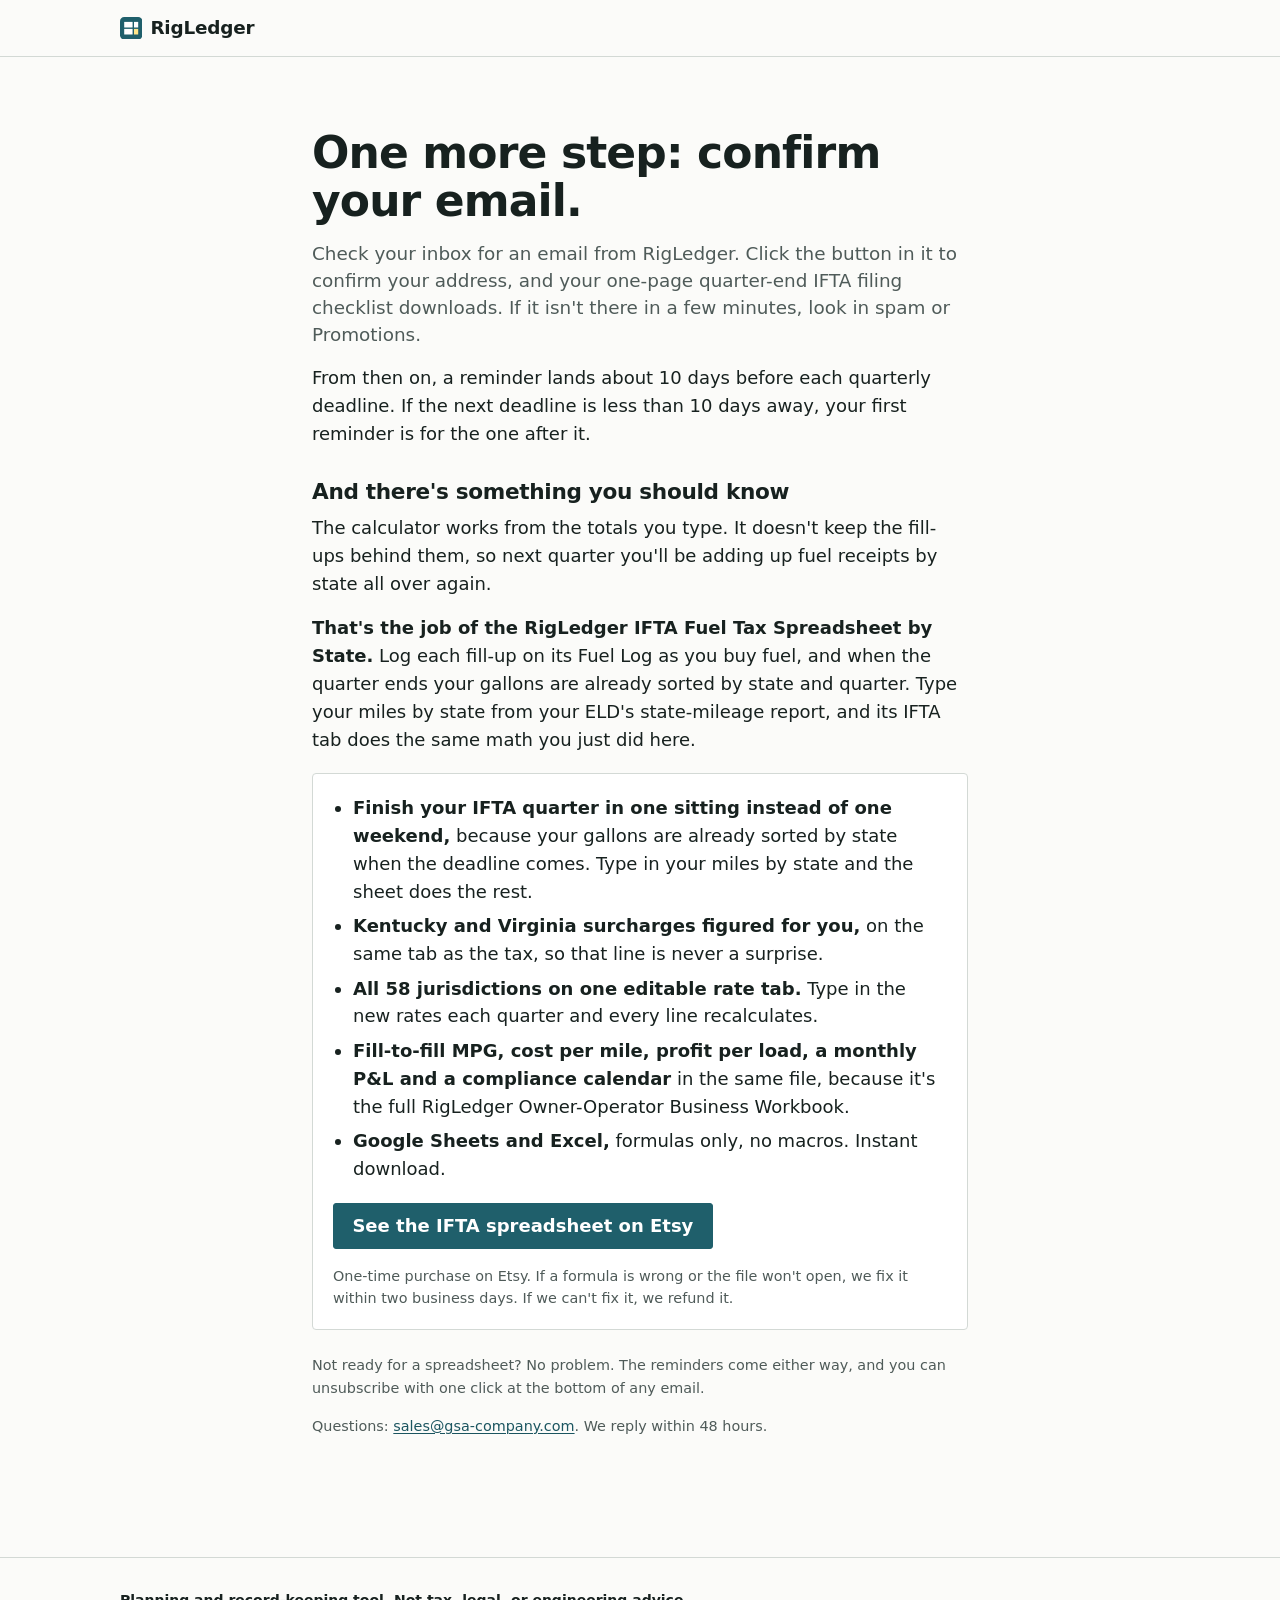
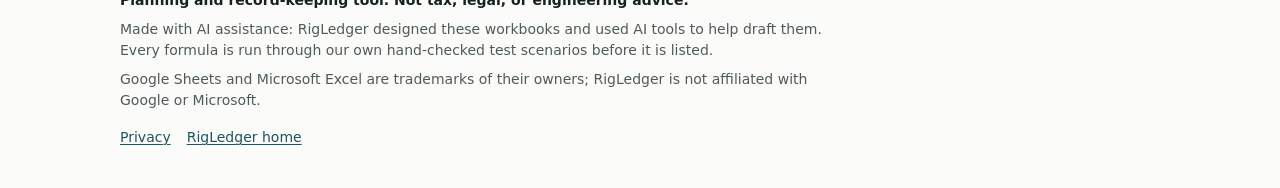
<file: ifta-thanks.html>
<!DOCTYPE html>
<html lang="en">
<head>
<meta charset="utf-8">
<meta name="viewport" content="width=device-width, initial-scale=1">
<meta http-equiv="Content-Security-Policy" content="default-src 'self'; connect-src 'self' https://app.kit.com; form-action 'self' https://app.kit.com; style-src 'self' 'unsafe-inline'; img-src 'self' data:">
<meta name="color-scheme" content="light dark">
<title>Confirm your email for IFTA reminders | RigLedger</title>
<meta name="description" content="Confirmation page for the RigLedger IFTA deadline reminders.">
<meta name="robots" content="noindex">
<link rel="canonical" href="https://rigledger.gsa-company.com/ifta-thanks">
<link rel="icon" href="/favicon.svg" type="image/svg+xml">
<link rel="stylesheet" href="/style.css">
<!--
  Reached only after the IFTA reminder opt-in on /ifta-calculator (Kit form redirect). noindex and left out of the
  sitemap, like /bonus: a searcher who never signed up should not land on "confirm your email".
  The one offer is listing b. Never print a price here; prices change. Say "on Etsy".
-->
</head>
<body>
<a class="skip" href="#main">Skip to content</a>

<header class="site-head">
  <div class="wrap">
    <a class="wordmark" href="/">
      <svg viewBox="0 0 32 32" aria-hidden="true" focusable="false"><rect width="32" height="32" rx="6" fill="#1f5f6b"/><rect x="6" y="7" width="12" height="8" fill="#fff"/><rect x="20" y="7" width="6" height="8" fill="#fff"/><rect x="6" y="17" width="12" height="8" fill="#fff"/><rect x="20" y="17" width="6" height="8" fill="#ffe68a"/></svg>
      RigLedger
    </a>
  </div>
</header>

<main id="main" class="page">
  <div class="wrap">
    <h1>One more step: confirm your email.</h1>
    <p class="lede">Check your inbox for an email from RigLedger. Click the button in it to confirm your address, and your one-page quarter-end IFTA filing checklist downloads. If it isn't there in a few minutes, look in spam or Promotions.</p>
    <p>From then on, a reminder lands about 10 days before each quarterly deadline. If the next deadline is less than 10 days away, your first reminder is for the one after it.</p>

    <h2>And there's something you should know</h2>
    <p>The calculator works from the totals you type. It doesn't keep the fill-ups behind them, so next quarter you'll be adding up fuel receipts by state all over again.</p>
    <p><strong>That's the job of the RigLedger IFTA Fuel Tax Spreadsheet by State.</strong> Log each fill-up on its Fuel Log as you buy fuel, and when the quarter ends your gallons are already sorted by state and quarter. Type your miles by state from your ELD's state-mileage report, and its IFTA tab does the same math you just did here.</p>

    <div class="offer">
      <ul>
        <li><strong>Finish your IFTA quarter in one sitting instead of one weekend,</strong> because your gallons are already sorted by state when the deadline comes. Type in your miles by state and the sheet does the rest.</li>
        <li><strong>Kentucky and Virginia surcharges figured for you,</strong> on the same tab as the tax, so that line is never a surprise.</li>
        <li><strong>All 58 jurisdictions on one editable rate tab.</strong> Type in the new rates each quarter and every line recalculates.</li>
        <li><strong>Fill-to-fill MPG, cost per mile, profit per load, a monthly P&amp;L and a compliance calendar</strong> in the same file, because it's the full RigLedger Owner-Operator Business Workbook.</li>
        <li><strong>Google Sheets and Excel,</strong> formulas only, no macros. Instant download.</li>
      </ul>
      <a class="btn btn-solid" href="https://rigledger.etsy.com/listing/4570749408?utm_source=rigledger-site&amp;utm_medium=ifta-calculator&amp;utm_campaign=ifta-thanks">See the IFTA spreadsheet on Etsy</a>
      <p class="small muted" style="margin:1rem 0 0">One-time purchase on Etsy. If a formula is wrong or the file won't open, we fix it within two business days. If we can't fix it, we refund it.</p>
    </div>

    <p class="small muted" style="margin-top:1.5rem">Not ready for a spreadsheet? No problem. The reminders come either way, and you can unsubscribe with one click at the bottom of any email.</p>

    <p class="small muted">Questions: <a href="mailto:sales@gsa-company.com">sales@gsa-company.com</a>. We reply within 48 hours.</p>
  </div>
</main>

<footer class="site-foot">
  <div class="wrap">
    <p class="legal">Planning and record-keeping tool. Not tax, legal, or engineering advice.</p>
    <p>Made with AI assistance: RigLedger designed these workbooks and used AI tools to help draft them. Every formula is run through our own hand-checked test scenarios before it is listed.</p>
    <p>Google Sheets and Microsoft Excel are trademarks of their owners; RigLedger is not affiliated with Google or Microsoft.</p>
    <nav aria-label="Legal">
      <a href="/privacy">Privacy</a>
      <a href="/">RigLedger home</a>
    </nav>
  </div>
</footer>
</body>
</html>
</file>
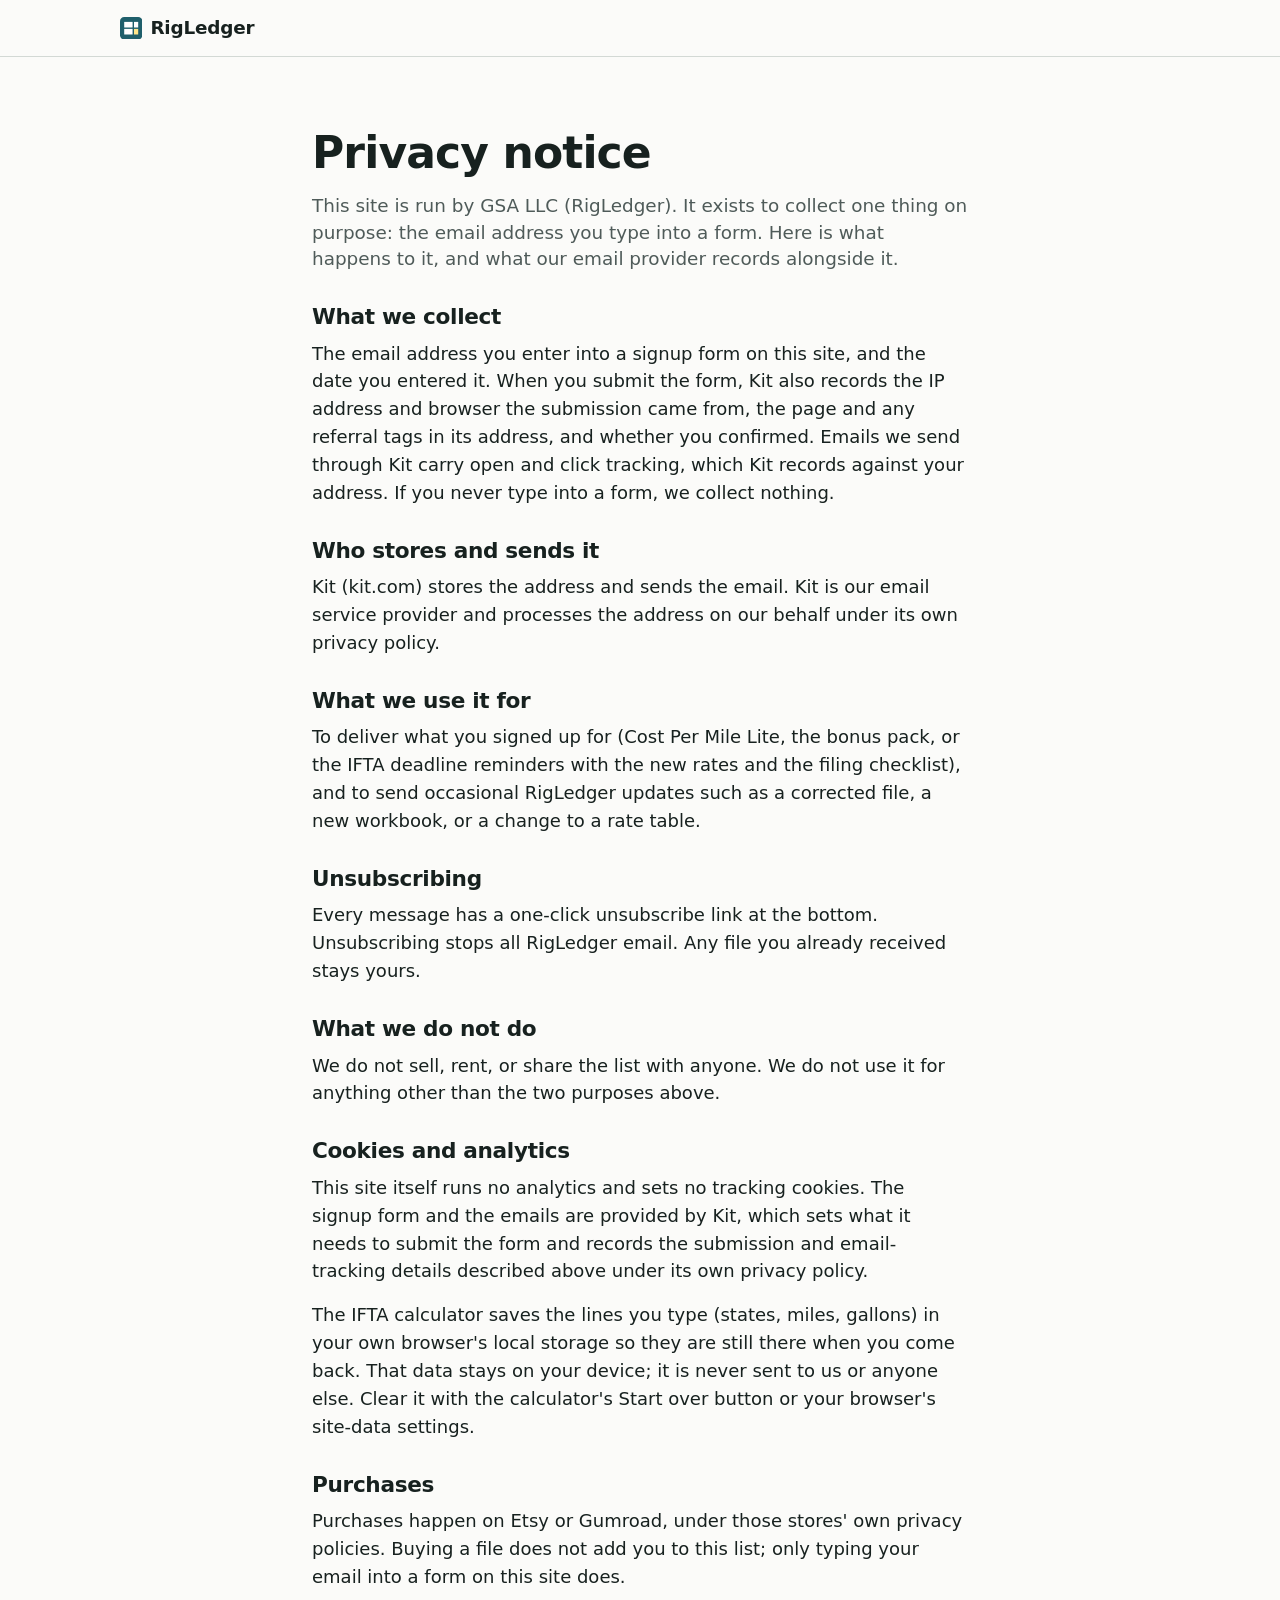
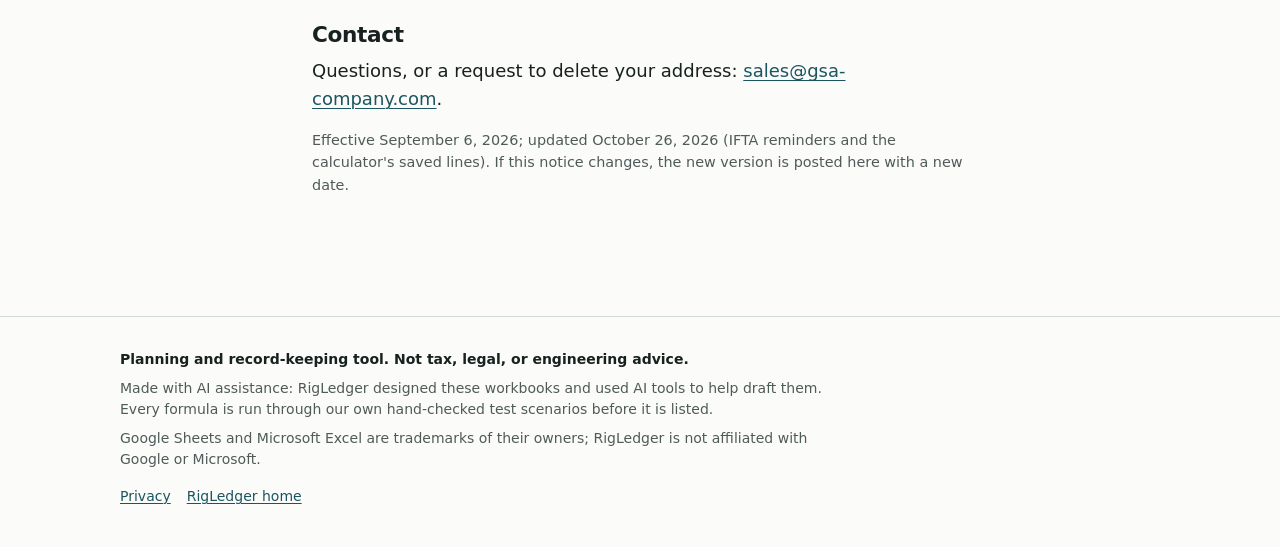
<file: privacy.html>
<!DOCTYPE html>
<html lang="en">
<head>
<meta charset="utf-8">
<meta name="viewport" content="width=device-width, initial-scale=1">
<meta name="color-scheme" content="light dark">
<title>RigLedger privacy notice</title>
<meta name="description" content="What RigLedger collects (the email you type into a form), who stores it (Kit), what it is used for, and how to unsubscribe.">
<link rel="canonical" href="https://rigledger.gsa-company.com/privacy">
<link rel="icon" href="/favicon.svg" type="image/svg+xml">
<link rel="stylesheet" href="/style.css">
</head>
<body>
<a class="skip" href="#main">Skip to content</a>

<header class="site-head">
  <div class="wrap">
    <a class="wordmark" href="/">
      <svg viewBox="0 0 32 32" aria-hidden="true" focusable="false"><rect width="32" height="32" rx="6" fill="#1f5f6b"/><rect x="6" y="7" width="12" height="8" fill="#fff"/><rect x="20" y="7" width="6" height="8" fill="#fff"/><rect x="6" y="17" width="12" height="8" fill="#fff"/><rect x="20" y="17" width="6" height="8" fill="#ffe68a"/></svg>
      RigLedger
    </a>
  </div>
</header>

<main id="main" class="page">
  <div class="wrap">
    <h1>Privacy notice</h1>
    <p class="lede">This site is run by GSA LLC (RigLedger). It exists to collect one thing on purpose: the email address you type into a form. Here is what happens to it, and what our email provider records alongside it.</p>

    <h2>What we collect</h2>
    <p>The email address you enter into a signup form on this site, and the date you entered it. When you submit the form, Kit also records the IP address and browser the submission came from, the page and any referral tags in its address, and whether you confirmed. Emails we send through Kit carry open and click tracking, which Kit records against your address. If you never type into a form, we collect nothing.</p>

    <h2>Who stores and sends it</h2>
    <p>Kit (kit.com) stores the address and sends the email. Kit is our email service provider and processes the address on our behalf under its own privacy policy.</p>

    <h2>What we use it for</h2>
    <p>To deliver what you signed up for (Cost Per Mile Lite, the bonus pack, or the IFTA deadline reminders with the new rates and the filing checklist), and to send occasional RigLedger updates such as a corrected file, a new workbook, or a change to a rate table.</p>

    <h2>Unsubscribing</h2>
    <p>Every message has a one-click unsubscribe link at the bottom. Unsubscribing stops all RigLedger email. Any file you already received stays yours.</p>

    <h2>What we do not do</h2>
    <p>We do not sell, rent, or share the list with anyone. We do not use it for anything other than the two purposes above.</p>

    <h2>Cookies and analytics</h2>
    <p>This site itself runs no analytics and sets no tracking cookies. The signup form and the emails are provided by Kit, which sets what it needs to submit the form and records the submission and email-tracking details described above under its own privacy policy.</p>
    <p>The IFTA calculator saves the lines you type (states, miles, gallons) in your own browser's local storage so they are still there when you come back. That data stays on your device; it is never sent to us or anyone else. Clear it with the calculator's Start over button or your browser's site-data settings.</p>

    <h2>Purchases</h2>
    <p>Purchases happen on Etsy or Gumroad, under those stores' own privacy policies. Buying a file does not add you to this list; only typing your email into a form on this site does.</p>

    <h2>Contact</h2>
    <p>Questions, or a request to delete your address: <a href="mailto:sales@gsa-company.com">sales@gsa-company.com</a>.</p>

    <p class="small muted">Effective September 6, 2026; updated October 26, 2026 (IFTA reminders and the calculator's saved lines). If this notice changes, the new version is posted here with a new date.</p>
  </div>
</main>

<footer class="site-foot">
  <div class="wrap">
    <p class="legal">Planning and record-keeping tool. Not tax, legal, or engineering advice.</p>
    <p>Made with AI assistance: RigLedger designed these workbooks and used AI tools to help draft them. Every formula is run through our own hand-checked test scenarios before it is listed.</p>
    <p>Google Sheets and Microsoft Excel are trademarks of their owners; RigLedger is not affiliated with Google or Microsoft.</p>
    <nav aria-label="Legal">
      <a href="/privacy">Privacy</a>
      <a href="/">RigLedger home</a>
    </nav>
  </div>
</footer>
</body>
</html>
</file>
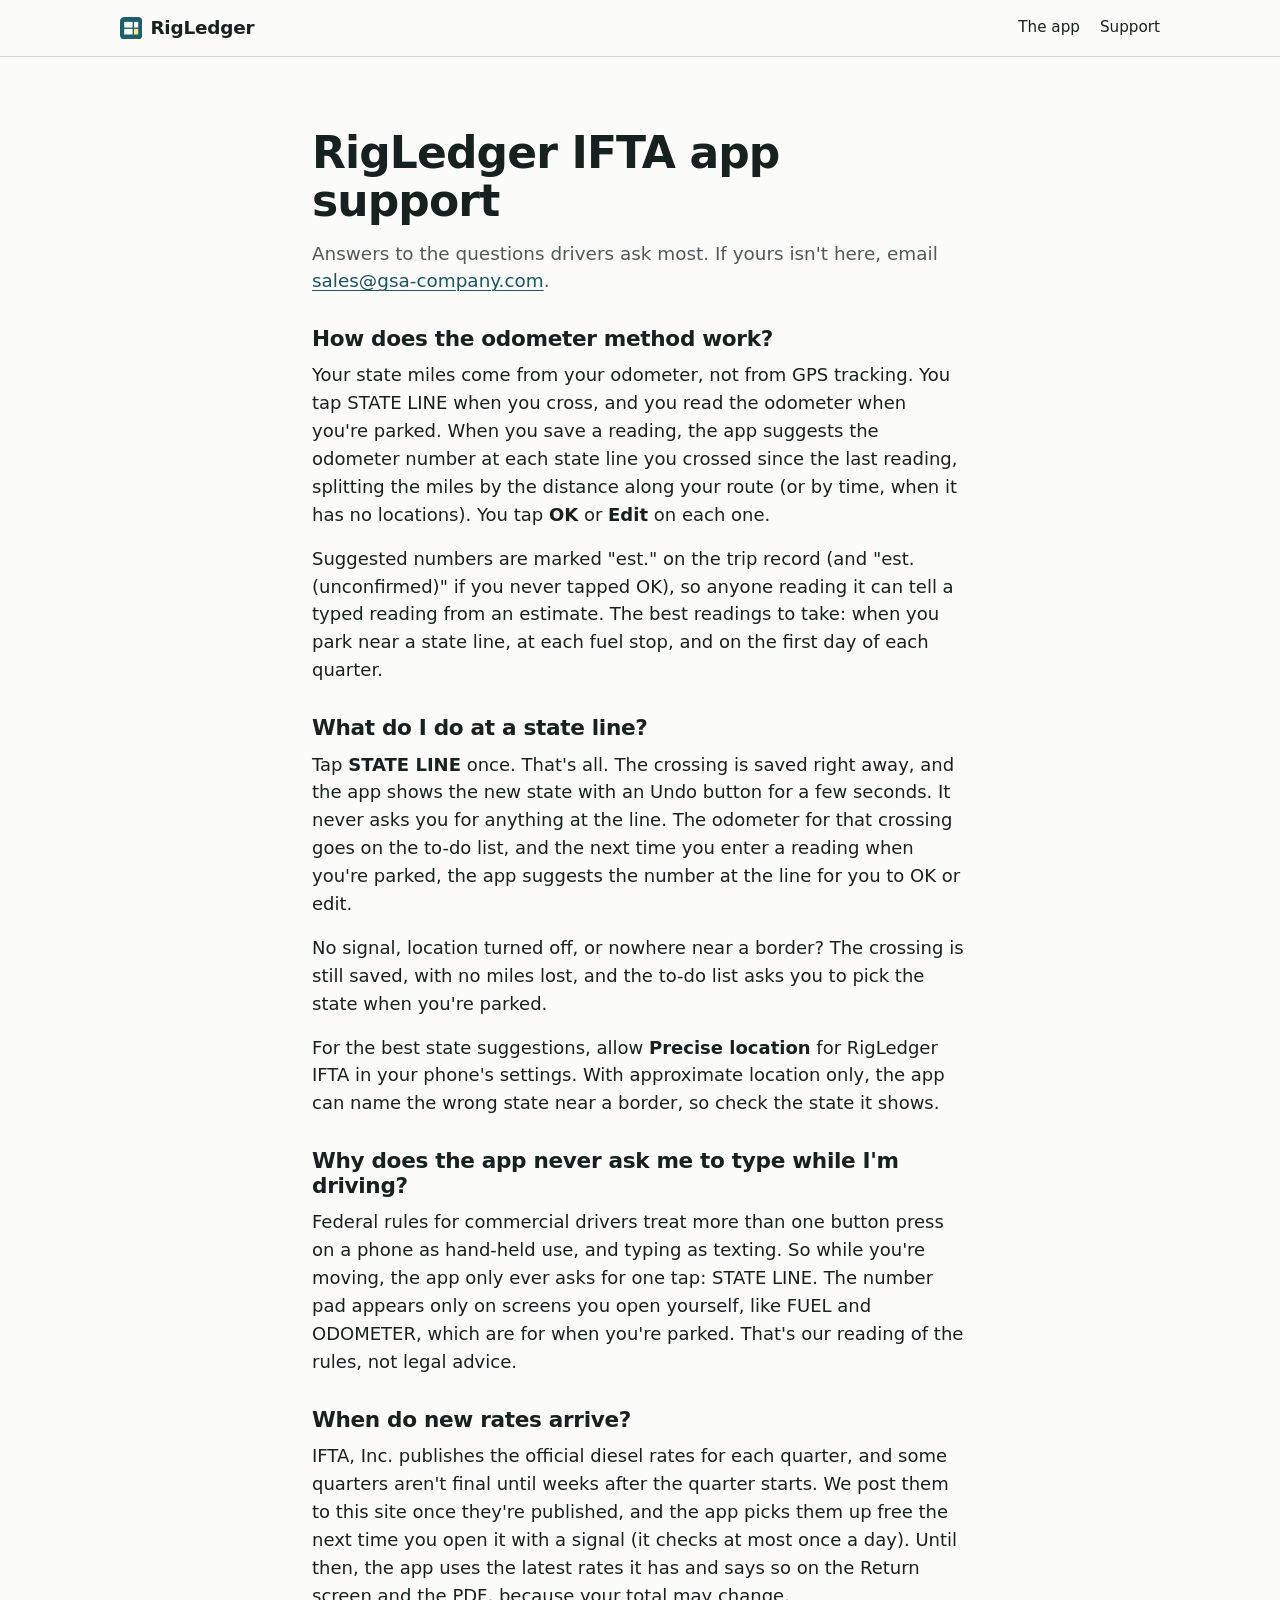
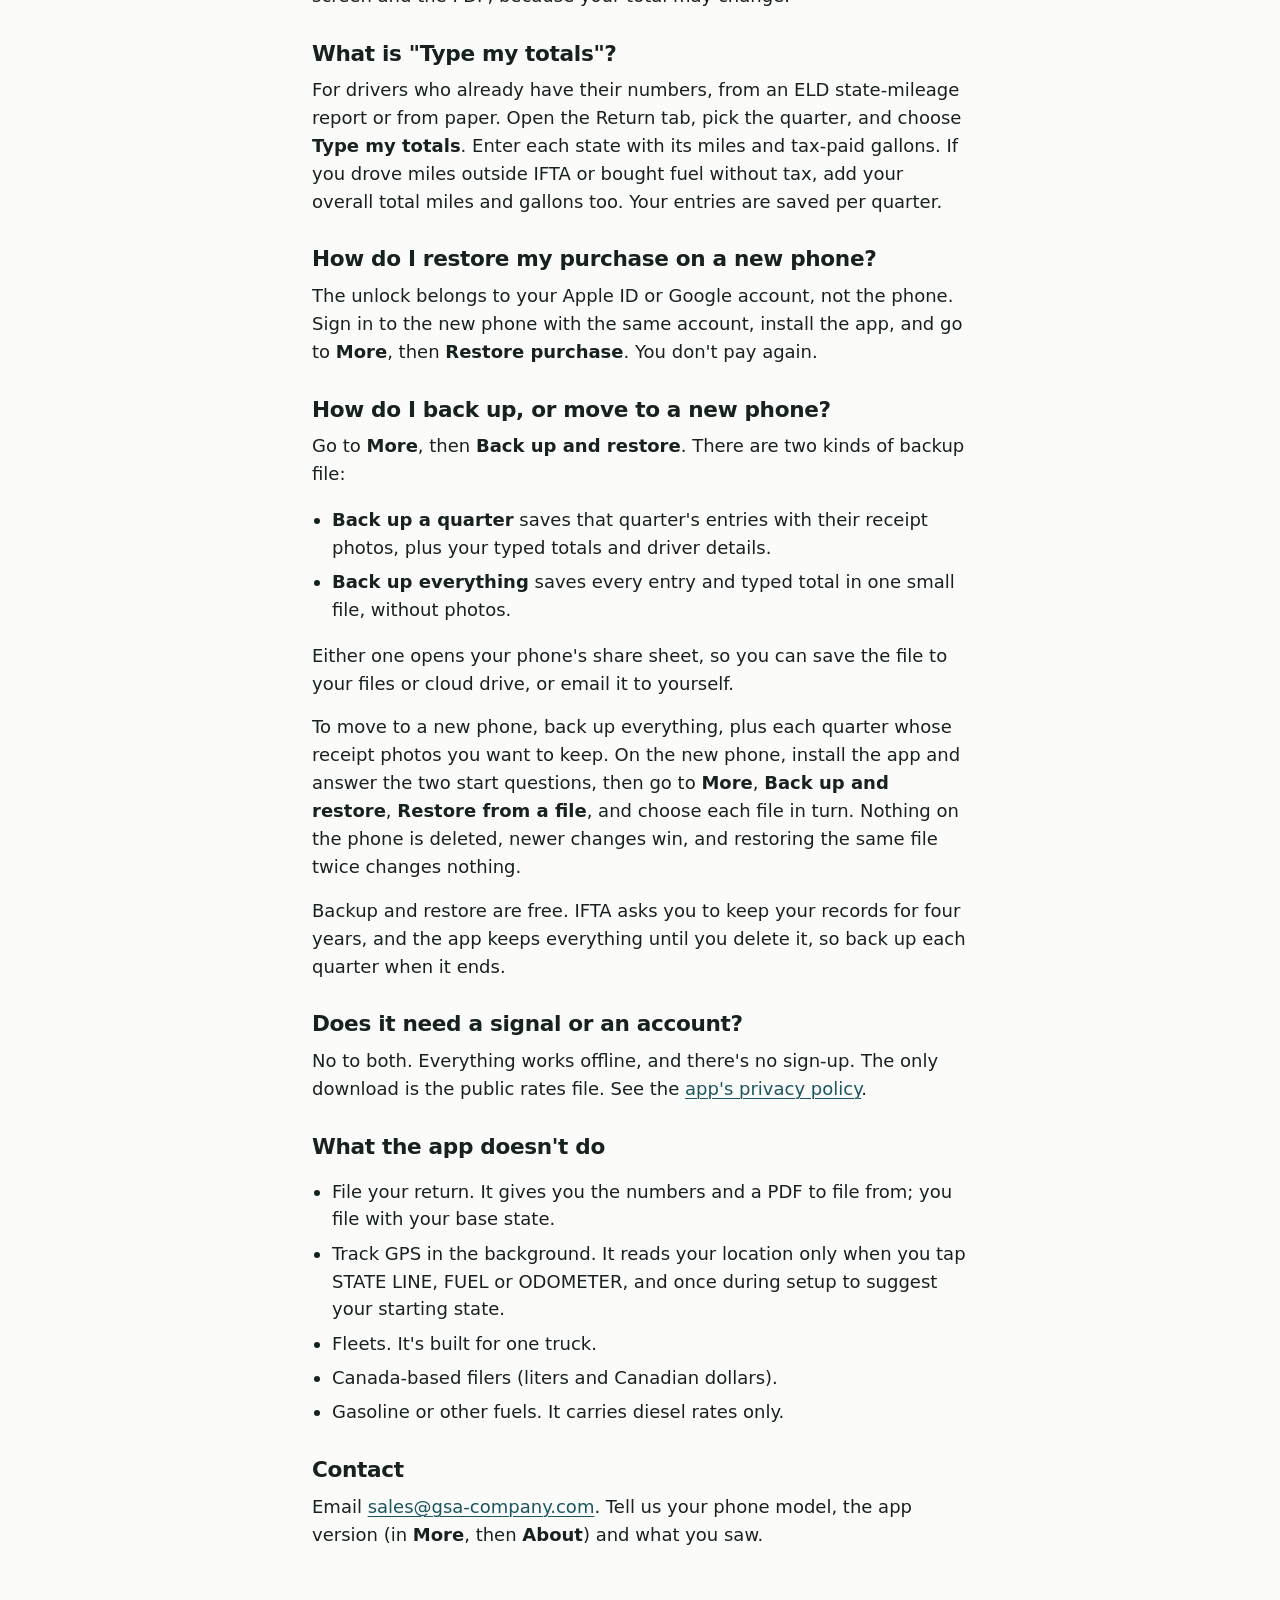
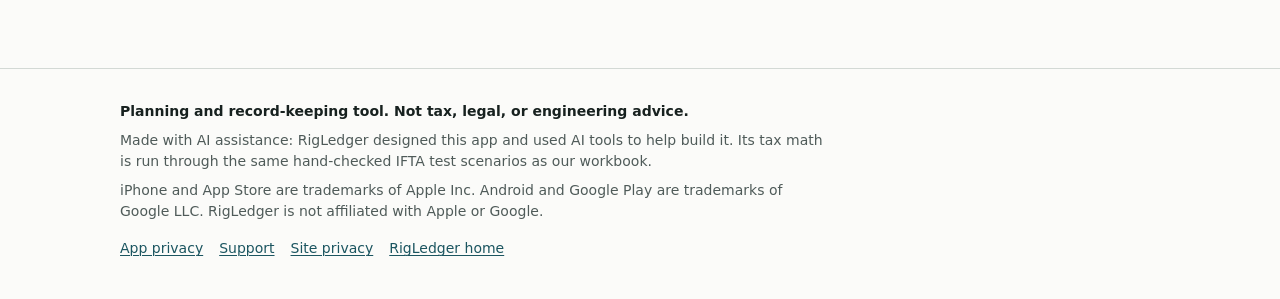
<file: support.html>
<!DOCTYPE html>
<html lang="en">
<head>
<meta charset="utf-8">
<meta name="viewport" content="width=device-width, initial-scale=1">
<meta name="color-scheme" content="light dark">
<title>RigLedger IFTA app support</title>
<meta name="description" content="Help for the RigLedger IFTA app: how the odometer method works, what to do at a state line, when new IFTA rates arrive, Type my totals, restoring your purchase, and moving to a new phone.">
<link rel="canonical" href="https://rigledger.gsa-company.com/support">
<link rel="icon" href="/favicon.svg" type="image/svg+xml">
<link rel="stylesheet" href="/style.css">
<!--
  Every answer here must match the shipped app (jarvis docs/superpowers/specs/2026-10-26-ifta-app-design.md).
  No response-time promise here: the site's About already promises "We reply within 48 hours"; don't add a second, different one.
-->
</head>
<body>
<a class="skip" href="#main">Skip to content</a>

<header class="site-head">
  <div class="wrap">
    <a class="wordmark" href="/">
      <svg viewBox="0 0 32 32" aria-hidden="true" focusable="false"><rect width="32" height="32" rx="6" fill="#1f5f6b"/><rect x="6" y="7" width="12" height="8" fill="#fff"/><rect x="20" y="7" width="6" height="8" fill="#fff"/><rect x="6" y="17" width="12" height="8" fill="#fff"/><rect x="20" y="17" width="6" height="8" fill="#ffe68a"/></svg>
      RigLedger
    </a>
    <nav class="site-nav" aria-label="App">
      <a href="/ifta-app">The app</a>
      <a href="/support" aria-current="page">Support</a>
    </nav>
  </div>
</header>

<main id="main" class="page">
  <div class="wrap">
    <h1>RigLedger IFTA app support</h1>
    <p class="lede">Answers to the questions drivers ask most. If yours isn't here, email <a href="mailto:sales@gsa-company.com">sales@gsa-company.com</a>.</p>

    <h2>How does the odometer method work?</h2>
    <p>Your state miles come from your odometer, not from GPS tracking. You tap STATE LINE when you cross, and you read the odometer when you're parked. When you save a reading, the app suggests the odometer number at each state line you crossed since the last reading, splitting the miles by the distance along your route (or by time, when it has no locations). You tap <strong>OK</strong> or <strong>Edit</strong> on each one.</p>
    <p>Suggested numbers are marked "est." on the trip record (and "est. (unconfirmed)" if you never tapped OK), so anyone reading it can tell a typed reading from an estimate. The best readings to take: when you park near a state line, at each fuel stop, and on the first day of each quarter.</p>

    <h2>What do I do at a state line?</h2>
    <p>Tap <strong>STATE LINE</strong> once. That's all. The crossing is saved right away, and the app shows the new state with an Undo button for a few seconds. It never asks you for anything at the line. The odometer for that crossing goes on the to-do list, and the next time you enter a reading when you're parked, the app suggests the number at the line for you to OK or edit.</p>
    <p>No signal, location turned off, or nowhere near a border? The crossing is still saved, with no miles lost, and the to-do list asks you to pick the state when you're parked.</p>
    <p>For the best state suggestions, allow <strong>Precise location</strong> for RigLedger IFTA in your phone's settings. With approximate location only, the app can name the wrong state near a border, so check the state it shows.</p>

    <h2>Why does the app never ask me to type while I'm driving?</h2>
    <p>Federal rules for commercial drivers treat more than one button press on a phone as hand-held use, and typing as texting. So while you're moving, the app only ever asks for one tap: STATE LINE. The number pad appears only on screens you open yourself, like FUEL and ODOMETER, which are for when you're parked. That's our reading of the rules, not legal advice.</p>

    <h2>When do new rates arrive?</h2>
    <p>IFTA, Inc. publishes the official diesel rates for each quarter, and some quarters aren't final until weeks after the quarter starts. We post them to this site once they're published, and the app picks them up free the next time you open it with a signal (it checks at most once a day). Until then, the app uses the latest rates it has and says so on the Return screen and the PDF, because your total may change.</p>

    <h2>What is "Type my totals"?</h2>
    <p>For drivers who already have their numbers, from an ELD state-mileage report or from paper. Open the Return tab, pick the quarter, and choose <strong>Type my totals</strong>. Enter each state with its miles and tax-paid gallons. If you drove miles outside IFTA or bought fuel without tax, add your overall total miles and gallons too. Your entries are saved per quarter.</p>

    <h2>How do I restore my purchase on a new phone?</h2>
    <p>The unlock belongs to your Apple ID or Google account, not the phone. Sign in to the new phone with the same account, install the app, and go to <strong>More</strong>, then <strong>Restore purchase</strong>. You don't pay again.</p>

    <h2>How do I back up, or move to a new phone?</h2>
    <p>Go to <strong>More</strong>, then <strong>Back up and restore</strong>. There are two kinds of backup file:</p>
    <ul>
      <li><strong>Back up a quarter</strong> saves that quarter's entries with their receipt photos, plus your typed totals and driver details.</li>
      <li><strong>Back up everything</strong> saves every entry and typed total in one small file, without photos.</li>
    </ul>
    <p>Either one opens your phone's share sheet, so you can save the file to your files or cloud drive, or email it to yourself.</p>
    <p>To move to a new phone, back up everything, plus each quarter whose receipt photos you want to keep. On the new phone, install the app and answer the two start questions, then go to <strong>More</strong>, <strong>Back up and restore</strong>, <strong>Restore from a file</strong>, and choose each file in turn. Nothing on the phone is deleted, newer changes win, and restoring the same file twice changes nothing.</p>
    <p>Backup and restore are free. IFTA asks you to keep your records for four years, and the app keeps everything until you delete it, so back up each quarter when it ends.</p>

    <h2>Does it need a signal or an account?</h2>
    <p>No to both. Everything works offline, and there's no sign-up. The only download is the public rates file. See the <a href="/ifta-app-privacy">app's privacy policy</a>.</p>

    <h2>What the app doesn't do</h2>
    <ul>
      <li>File your return. It gives you the numbers and a PDF to file from; you file with your base state.</li>
      <li>Track GPS in the background. It reads your location only when you tap STATE LINE, FUEL or ODOMETER, and once during setup to suggest your starting state.</li>
      <li>Fleets. It's built for one truck.</li>
      <li>Canada-based filers (liters and Canadian dollars).</li>
      <li>Gasoline or other fuels. It carries diesel rates only.</li>
    </ul>

    <h2>Contact</h2>
    <p>Email <a href="mailto:sales@gsa-company.com">sales@gsa-company.com</a>. Tell us your phone model, the app version (in <strong>More</strong>, then <strong>About</strong>) and what you saw.</p>
  </div>
</main>

<footer class="site-foot">
  <div class="wrap">
    <p class="legal">Planning and record-keeping tool. Not tax, legal, or engineering advice.</p>
    <p>Made with AI assistance: RigLedger designed this app and used AI tools to help build it. Its tax math is run through the same hand-checked IFTA test scenarios as our workbook.</p>
    <p>iPhone and App Store are trademarks of Apple Inc. Android and Google Play are trademarks of Google LLC. RigLedger is not affiliated with Apple or Google.</p>
    <nav aria-label="Legal">
      <a href="/ifta-app-privacy">App privacy</a>
      <a href="/support">Support</a>
      <a href="/privacy">Site privacy</a>
      <a href="/">RigLedger home</a>
    </nav>
  </div>
</footer>
</body>
</html>
</file>
<file: style.css>
/* RigLedger site. One stylesheet, no build step, no web fonts.
   The palette is the workbook's own: teal header bars, yellow "type here" cells,
   grey result cells, gridline grey, white paper. */

:root {
  color-scheme: light dark;

  --paper: #fbfbf9;
  --surface: #ffffff;
  --ink: #17211f;
  --ink-2: #4f5b59;
  --rule: #d3d9d5;
  --teal: #1f5f6b;
  --teal-hover: #184d57;
  --teal-ink: #ffffff;
  --cell-in: #fff2cc;
  --cell-in-edge: #94780f;   /* 3:1 or better against paper, surface and --cell-in (input edges) */
  --cell-out: #eaeff1;
  --link: #1b5560;
  --focus: #1f5f6b;

  --wrap: 1120px;
  --gutter: clamp(1rem, 4vw, 2.5rem);
}

@media (prefers-color-scheme: dark) {
  :root {
    --paper: #121a1b;
    --surface: #182224;
    --ink: #e5eae8;
    --ink-2: #a3aeab;
    --rule: #2e3b3d;
    --teal: #6fbac5;
    --teal-hover: #8ccbd4;
    --teal-ink: #0f1a1b;
    --cell-in: #3a3318;
    --cell-in-edge: #9a8740;
    --cell-out: #1f2b2d;
    --link: #8fcbd3;
    --focus: #f2d77a;
  }
}

/* ---------- base ---------- */

* { box-sizing: border-box; }

html { -webkit-text-size-adjust: 100%; }

body {
  margin: 0;
  background: var(--paper);
  color: var(--ink);
  font-family: system-ui, -apple-system, "Segoe UI", Roboto, "Helvetica Neue", Arial, sans-serif;
  font-size: 1.0625rem;
  line-height: 1.55;
}

@media (min-width: 48em) {
  body { font-size: 1.125rem; }
}

img {
  max-width: 100%;
  height: auto;
  display: block;
}

a {
  color: var(--link);
  text-decoration-thickness: 1px;
  text-underline-offset: 0.15em;
}

p { margin: 0 0 1rem; }

ul { padding-left: 1.25rem; }

li { margin-bottom: 0.4rem; }

h1, h2, h3 {
  font-weight: 700;
  letter-spacing: -0.015em;
  line-height: 1.15;
  margin: 0;
}

h2 { font-size: clamp(1.5rem, 1.2rem + 1.4vw, 2rem); }

h3 { font-size: 1.3rem; }

:focus-visible {
  outline: 3px solid var(--focus);
  outline-offset: 3px;
}

.skip {
  position: absolute;
  left: -999px;
  top: 0;
  padding: 0.5rem 1rem;
  background: var(--surface);
  color: var(--ink);
}

.skip:focus { left: 1rem; top: 1rem; z-index: 10; }

.wrap {
  max-width: var(--wrap);
  margin-inline: auto;
  padding-inline: var(--gutter);
}

.measure { max-width: 62ch; }

.muted { color: var(--ink-2); }

.small { font-size: 0.9rem; }

/* ---------- header ---------- */

.site-head { border-bottom: 1px solid var(--rule); }

.site-head .wrap {
  display: flex;
  align-items: center;
  justify-content: space-between;
  gap: 1rem;
  padding-block: 0.85rem;
}

.wordmark {
  display: inline-flex;
  align-items: center;
  gap: 0.5rem;
  color: var(--ink);
  font-size: 1.15rem;
  font-weight: 700;
  letter-spacing: -0.01em;
  text-decoration: none;
}

.wordmark svg { width: 1.4rem; height: 1.4rem; }

.site-nav {
  display: flex;
  gap: 1.25rem;
  font-size: 0.95rem;
}

.site-nav a { color: var(--ink); text-decoration: none; }

.site-nav a:hover { text-decoration: underline; }

/* ---------- buttons ---------- */

.btn {
  display: inline-block;
  padding: 0.7rem 1.15rem;
  border: 1.5px solid var(--teal);
  border-radius: 3px;
  font-weight: 600;
  line-height: 1.2;
  text-decoration: none;
}

.btn-solid {
  background: var(--teal);
  color: var(--teal-ink);
}

.btn-solid:hover {
  background: var(--teal-hover);
  border-color: var(--teal-hover);
}

.btn-line {
  background: transparent;
  color: var(--link);
}

.btn-line:hover { background: var(--cell-out); }

/* ---------- hero ---------- */

.hero .wrap {
  display: grid;
  gap: 2.25rem;
  padding-block: clamp(2.5rem, 7vw, 5rem);
}

@media (min-width: 56em) {
  .hero .wrap {
    grid-template-columns: minmax(0, 1.15fr) minmax(0, 1fr);
    align-items: center;
    gap: clamp(2rem, 5vw, 4.5rem);
  }
}

.hero h1 {
  font-size: clamp(2rem, 1.2rem + 3.6vw, 3.25rem);
  line-height: 1.08;
  letter-spacing: -0.02em;
  max-width: 17ch;
  margin-bottom: 1rem;
}

.hero-sub {
  color: var(--ink-2);
  font-size: clamp(1.1rem, 1rem + 0.6vw, 1.35rem);
  line-height: 1.45;
  max-width: 32ch;
  margin-bottom: 1.5rem;
}

.hero-actions {
  display: flex;
  flex-wrap: wrap;
  align-items: center;
  gap: 0.75rem 1.25rem;
}

/* The worked example. Same conventions as the workbook:
   yellow = type here, grey and bold = result. */

.ledger {
  width: 100%;
  max-width: 30rem;
  border: 1px solid var(--rule);
  border-collapse: collapse;
  background: var(--surface);
  font-variant-numeric: tabular-nums;
}

.ledger th,
.ledger td {
  border: 1px solid var(--rule);
  padding: 0.6rem 0.8rem;
  font-weight: 400;
  text-align: left;
  vertical-align: middle;
}

.ledger th { color: var(--ink); }

.ledger td {
  min-width: 6.5rem;
  text-align: right;
  white-space: nowrap;
}

.ledger .in { background: var(--cell-in); }

.ledger .out {
  background: var(--cell-out);
  font-weight: 700;
}

.ledger .key th { font-weight: 700; }

.ledger caption {
  caption-side: bottom;
  padding-top: 0.7rem;
  color: var(--ink-2);
  font-size: 0.85rem;
  line-height: 1.45;
  text-align: left;
}

/* ---------- sections ---------- */

.section .wrap { padding-block: clamp(2rem, 6vw, 4rem); }

.section-head {
  display: flex;
  flex-wrap: wrap;
  align-items: baseline;
  gap: 0.25rem 1.5rem;
  margin-bottom: 1.5rem;
}

.section-head p {
  margin: 0;
  color: var(--ink-2);
}

/* products: each one is a ledger row, description left, amount right */

.product {
  display: grid;
  gap: 1.25rem;
  padding-block: 2rem;
  border-top: 1px solid var(--rule);
}

.product:last-of-type { border-bottom: 1px solid var(--rule); }

@media (min-width: 56em) {
  .product {
    grid-template-columns: minmax(0, 5fr) minmax(0, 6fr);
    gap: clamp(1.5rem, 4vw, 3.5rem);
    padding-block: 2.75rem;
  }
}

.shot { margin: 0; }

.shot a {
  display: block;
  border-radius: 4px;
}

.shot img {
  border: 1px solid var(--rule);
  border-radius: 4px;
  background: #fff;
}

@media (prefers-color-scheme: dark) {
  .shot img { filter: brightness(0.9); }
}

.shot figcaption {
  margin-top: 0.5rem;
  color: var(--ink-2);
  font-size: 0.85rem;
}

.product-head {
  display: flex;
  align-items: baseline;
  justify-content: space-between;
  gap: 1rem;
}

.price {
  font-size: 1.3rem;
  font-weight: 700;
  font-variant-numeric: tabular-nums;
  white-space: nowrap;
}

.product p { margin: 0.75rem 0 0; }

.facts {
  color: var(--ink-2);
  font-size: 0.95rem;
}

.buy {
  display: flex;
  flex-wrap: wrap;
  gap: 0.75rem;
  margin-top: 1.25rem;
}

/* free sheet */

.free .wrap {
  display: grid;
  gap: 2rem;
}

@media (min-width: 56em) {
  .free .wrap {
    grid-template-columns: minmax(0, 6fr) minmax(0, 5fr);
    gap: clamp(2rem, 5vw, 4rem);
  }
}

.free h2 { margin-bottom: 1rem; }

.signup {
  min-height: 8rem;
  margin-top: 1.25rem;
  padding: 1.25rem;
  border: 1.5px dashed var(--cell-in-edge);
  border-radius: 4px;
  background: var(--cell-in);
}

.signup-note {
  margin: 0;
  color: var(--ink-2);
  font-size: 0.9rem;
}

/* about */

.about .wrap { padding-top: 0; }

.about h2 { margin-bottom: 1rem; }

/* ---------- inner pages (bonus, privacy, 404) ---------- */

.page .wrap {
  max-width: 46rem;
  padding-block: clamp(2.5rem, 7vw, 4.5rem);
}

.page h1 {
  font-size: clamp(1.9rem, 1.3rem + 2.6vw, 2.75rem);
  line-height: 1.1;
  letter-spacing: -0.02em;
  margin-bottom: 1rem;
}

.page h2 {
  font-size: 1.35rem;
  margin: 2rem 0 0.6rem;
}

.page .lede {
  color: var(--ink-2);
  font-size: 1.15rem;
  line-height: 1.45;
}

.pack {
  display: grid;
  gap: 1.25rem;
  margin: 1.25rem 0 0;
  padding: 0;
  list-style: none;
}

.pack li {
  margin: 0;
  padding: 1.1rem 1.2rem;
  border: 1px solid var(--rule);
  border-radius: 4px;
  background: var(--surface);
}

.pack h3 { margin-bottom: 0.4rem; }

.pack p { margin: 0; }

.pack p + p { margin-top: 0.5rem; }

.page .signup { margin-top: 1.5rem; }

/* ---------- footer ---------- */

.site-foot {
  margin-top: 2rem;
  border-top: 1px solid var(--rule);
}

.site-foot .wrap {
  display: grid;
  gap: 0.5rem;
  padding-block: 2rem 2.5rem;
  color: var(--ink-2);
  font-size: 0.875rem;
  line-height: 1.5;
}

.site-foot p {
  margin: 0;
  max-width: 80ch;
}

.site-foot .legal {
  color: var(--ink);
  font-weight: 600;
}

.site-foot nav {
  display: flex;
  flex-wrap: wrap;
  gap: 1rem;
  margin-top: 0.5rem;
}

@media (prefers-reduced-motion: reduce) {
  * { transition: none !important; }
}

/* ---------- IFTA calculator (/ifta-calculator) ----------
   Same cell conventions as the workbook: yellow = type here, grey and bold = result. */

:root { --bad: #a8261b; }

@media (prefers-color-scheme: dark) {
  :root { --bad: #ff9a8f; }
}

[hidden] { display: none !important; }

.vh {
  position: absolute;
  width: 1px;
  height: 1px;
  margin: -1px;
  padding: 0;
  overflow: hidden;
  clip: rect(0 0 0 0);
  white-space: nowrap;
  border: 0;
}

.kicker {
  margin: 0 0 0.6rem;
  color: var(--teal);
  font-size: 0.95rem;
  font-weight: 600;
}

.rates-note {
  margin: 1.25rem 0 0;
  padding: 0.85rem 1rem;
  border-left: 4px solid var(--teal);
  background: var(--surface);
  font-size: 0.95rem;
}

button.btn {
  font: inherit;
  font-weight: 600;
  cursor: pointer;
}

.ifta-head { display: none; }

.ifta-line {
  display: grid;
  grid-template-columns: minmax(0, 1fr) minmax(0, 1fr) auto;
  grid-template-areas:
    "code code code"
    "miles gallons remove"
    "err err err";
  gap: 0.5rem 0.6rem;
  padding: 0.85rem 0;
  border-top: 1px solid var(--rule);
}

.ifta-field-code { grid-area: code; }
.ifta-field-miles { grid-area: miles; }
.ifta-field-gallons { grid-area: gallons; }
.ifta-field-miles,
.ifta-field-gallons { align-self: end; } /* a two-line label must not push its box down */
.ifta-remove { grid-area: remove; align-self: end; }
.ifta-line .ifta-err { grid-area: err; }

.ifta-field { display: block; }

.ifta-field .lbl {
  display: block;
  margin-bottom: 0.2rem;
  color: var(--ink-2);
  font-size: 0.85rem;
}

.ifta-field input,
.ifta-field select,
.optin input {
  display: block;
  width: 100%;
  min-height: 2.75rem;
  padding: 0.5rem 0.65rem;
  border: 1px solid var(--cell-in-edge);
  border-radius: 3px;
  background: var(--cell-in);
  color: var(--ink);
  font: inherit;
  font-variant-numeric: tabular-nums;
}

.ifta-field input { text-align: right; }

[aria-invalid="true"] {
  border-color: var(--bad) !important;
  box-shadow: 0 0 0 2px var(--bad);
}

.ifta-err {
  margin: 0;
  color: var(--bad);
  font-size: 0.9rem;
  font-weight: 600;
}

.ifta-remove,
.btn-text {
  min-height: 2.75rem;
  padding: 0.4rem 0.7rem;
  border: 1px solid var(--rule);
  border-radius: 3px;
  background: transparent;
  color: var(--ink-2);
  font: inherit;
  font-size: 0.9rem;
  cursor: pointer;
}

.ifta-remove:hover { border-color: var(--ink-2); color: var(--ink); }

.btn-text {
  border-color: transparent;
  color: var(--link);
  text-decoration: underline;
  text-underline-offset: 0.15em;
}

.calc-actions {
  display: flex;
  flex-wrap: wrap;
  align-items: center;
  gap: 0.5rem 0.75rem;
  padding-top: 0.85rem;
  border-top: 1px solid var(--rule);
}

.calc-totals { margin-top: 1rem; }

.calc-totals summary {
  padding-block: 0.5rem;
  color: var(--link);
  font-weight: 600;
  cursor: pointer;
}

.calc-totals-fields {
  display: grid;
  gap: 0.6rem;
  margin-bottom: 0.5rem;
}

@media (min-width: 40em) {
  .ifta-head,
  .ifta-line {
    grid-template-columns: minmax(0, 2.2fr) minmax(0, 1fr) minmax(0, 1fr) 5.5rem;
  }

  .ifta-head {
    display: grid;
    gap: 0.6rem;
    padding-bottom: 0.35rem;
    color: var(--ink-2);
    font-size: 0.85rem;
    font-weight: 600;
  }

  .ifta-head span:nth-child(2),
  .ifta-head span:nth-child(3) { text-align: right; }

  .ifta-line {
    grid-template-areas:
      "code miles gallons remove"
      "err err err err";
    padding: 0.3rem 0;
    border-top: 0;
  }

  .ifta-line .lbl {
    position: absolute;
    width: 1px;
    height: 1px;
    overflow: hidden;
    clip: rect(0 0 0 0);
    white-space: nowrap;
  }

  .ifta-remove { align-self: stretch; }

  .calc-actions { margin-top: 0.5rem; }

  .calc-totals-fields { grid-template-columns: 1fr 1fr; }
}

.calc-help { margin: 0 0 0.75rem; }

.calc-disclaimer { margin: 1rem 0 0; }

.calc-summary {
  margin: 0 0 0.35rem;
  font-size: 1.35rem;
  font-weight: 700;
  line-height: 1.3;
}

.calc-notes {
  margin: 0.5rem 0 0;
  padding-left: 1.25rem;
  color: var(--ink-2);
  font-size: 0.95rem;
}

.calc-notes:empty { display: none; }

.calc-stats {
  display: grid;
  grid-template-columns: repeat(2, minmax(0, 1fr));
  gap: 1px;
  margin: 1.25rem 0;
  border: 1px solid var(--rule);
  background: var(--rule);
}

@media (min-width: 40em) {
  .calc-stats { grid-template-columns: repeat(3, minmax(0, 1fr)); }
}

.calc-stats div {
  padding: 0.6rem 0.8rem;
  background: var(--cell-out);
}

.calc-stats dt {
  color: var(--ink-2);
  font-size: 0.85rem;
}

.calc-stats dd {
  margin: 0;
  font-size: 1.15rem;
  font-weight: 700;
  font-variant-numeric: tabular-nums;
}

.calc-stats .key { background: var(--cell-in); }

.calc-table {
  width: 100%;
  border-collapse: collapse;
  background: var(--surface);
  font-size: 0.95rem;
  font-variant-numeric: tabular-nums;
}

.calc-table caption {
  caption-side: bottom;
  padding-top: 0.6rem;
  color: var(--ink-2);
  font-size: 0.85rem;
  text-align: left;
}

.calc-table th,
.calc-table td {
  padding: 0.5rem 0.6rem;
  border: 1px solid var(--rule);
  text-align: right;
  white-space: nowrap;
}

.calc-table thead th {
  background: var(--teal);
  color: var(--teal-ink);
  font-size: 0.85rem;
  font-weight: 600;
  white-space: normal;
}

.calc-table thead th:first-child,
.calc-table tbody th,
.calc-table tfoot th {
  text-align: left;
  white-space: normal;
}

.calc-table tbody th { font-weight: 600; }

.calc-table tfoot th,
.calc-table tfoot td {
  background: var(--cell-out);
  font-weight: 700;
}

/* Phones: each state becomes a small card of label / value pairs. */
@media (max-width: 39.99em) {
  .calc-table,
  .calc-table tbody,
  .calc-table tfoot,
  .calc-table tr,
  .calc-table th,
  .calc-table td { display: block; }

  .calc-table thead {
    position: absolute;
    width: 1px;
    height: 1px;
    overflow: hidden;
    clip: rect(0 0 0 0);
  }

  .calc-table caption {
    display: block;
    width: 100%;
    padding: 0 0 0.6rem;
  }

  .calc-table tr {
    margin-bottom: 0.6rem;
    border: 1px solid var(--rule);
  }

  .calc-table th,
  .calc-table td {
    display: flex;
    justify-content: space-between;
    gap: 1rem;
    border: 0;
    border-top: 1px solid var(--rule);
  }

  .calc-table tbody th,
  .calc-table tfoot th {
    border-top: 0;
    background: var(--cell-out);
  }

  .calc-table td::before {
    content: attr(data-label);
    color: var(--ink-2);
    font-weight: 400;
    text-align: left;
  }

  .calc-table .calc-skip { display: none; }
}

.optin-box { margin-top: 2.5rem; }

.optin label {
  display: block;
  margin-bottom: 0.35rem;
  font-weight: 600;
}

.optin-row {
  display: flex;
  flex-wrap: wrap;
  gap: 0.6rem;
}

.optin-row input {
  flex: 1 1 14rem;
  width: auto;
  background: var(--surface);
}

.optin-note {
  margin: 0.75rem 0 0;
  font-weight: 600;
}

.faq h3 {
  margin: 1.5rem 0 0.4rem;
  font-size: 1.1rem;
}

/* /ifta-thanks */

.offer {
  margin-top: 1.25rem;
  padding: 1.25rem;
  border: 1px solid var(--rule);
  border-radius: 4px;
  background: var(--surface);
}

.offer ul { margin: 0 0 1.25rem; }
</file>
